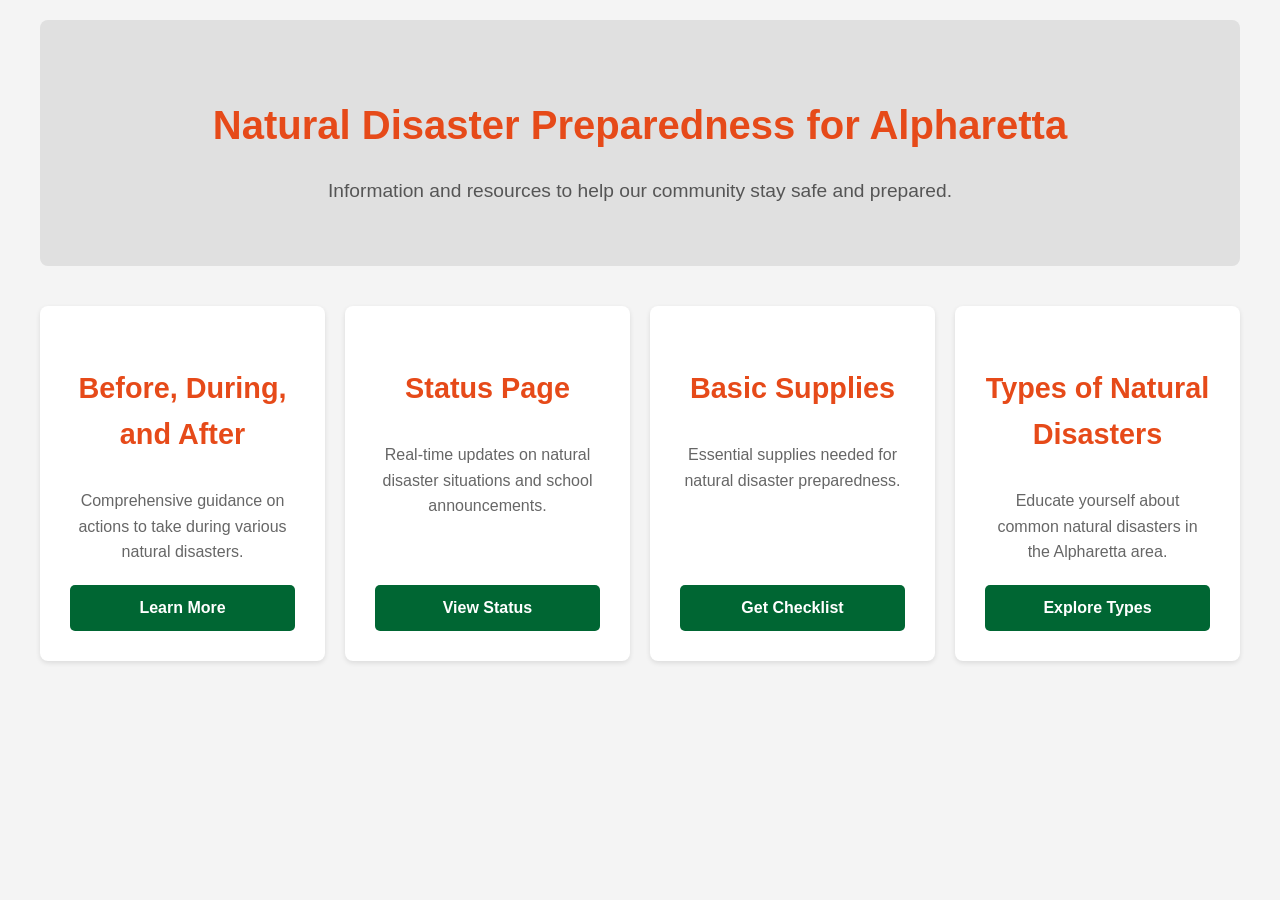
<file: index.html>
<!DOCTYPE html>
<html lang="en">
<head>
    <meta charset="UTF-8">
    <meta name="viewport" content="width=device-width, initial-scale=1.0">
    <title>Innovation Academy - Natural Disasters</title>
    <link rel="stylesheet" href="css/style.css">
</head>
<body>

    <main>
        <section id="hero">
            <h2>Natural Disaster Preparedness for Alpharetta</h2>
            <p>Information and resources to help our community stay safe and prepared.</p>
        </section>

        <section id="pages-overview">
            <div class="page-card">
                <h3>Before, During, and After</h3>
                <p>Comprehensive guidance on actions to take during various natural disasters.</p>
                <a href="before-during-after.html" class="button-green">Learn More</a>
            </div>
            <div class="page-card">
                <h3>Status Page</h3>
                <p>Real-time updates on natural disaster situations and school announcements.</p>
                <a href="status.html" class="button-green">View Status</a>
            </div>
            <div class="page-card">
                <h3>Basic Supplies</h3>
                <p>Essential supplies needed for natural disaster preparedness.</p>
                <a href="supplies.html" class="button-green">Get Checklist</a>
            </div>
            <div class="page-card">
                <h3>Types of Natural Disasters</h3>
                <p>Educate yourself about common natural disasters in the Alpharetta area.</p>
                <a href="types.html" class="button-green">Explore Types</a>
            </div>
        </section>
    </main>

    <script src="js/script.js"></script>
</body>
</html>
</file>
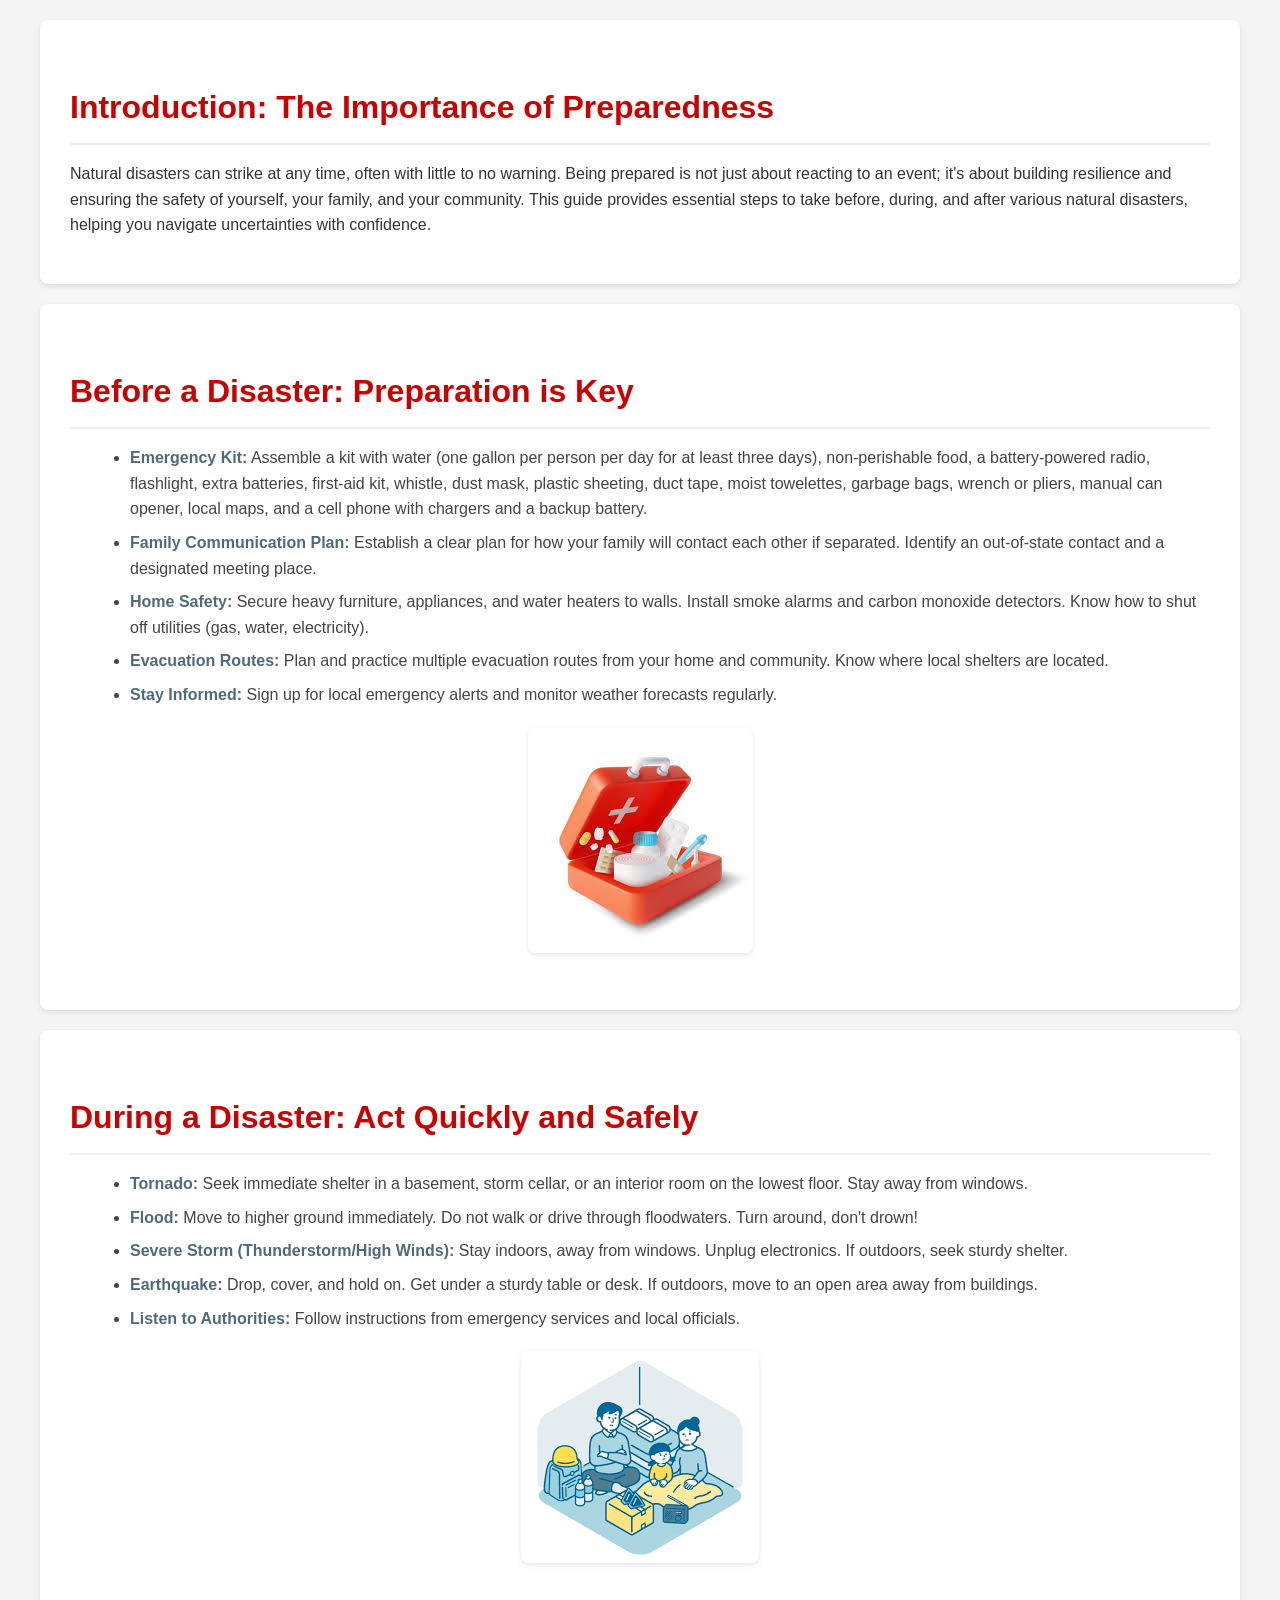
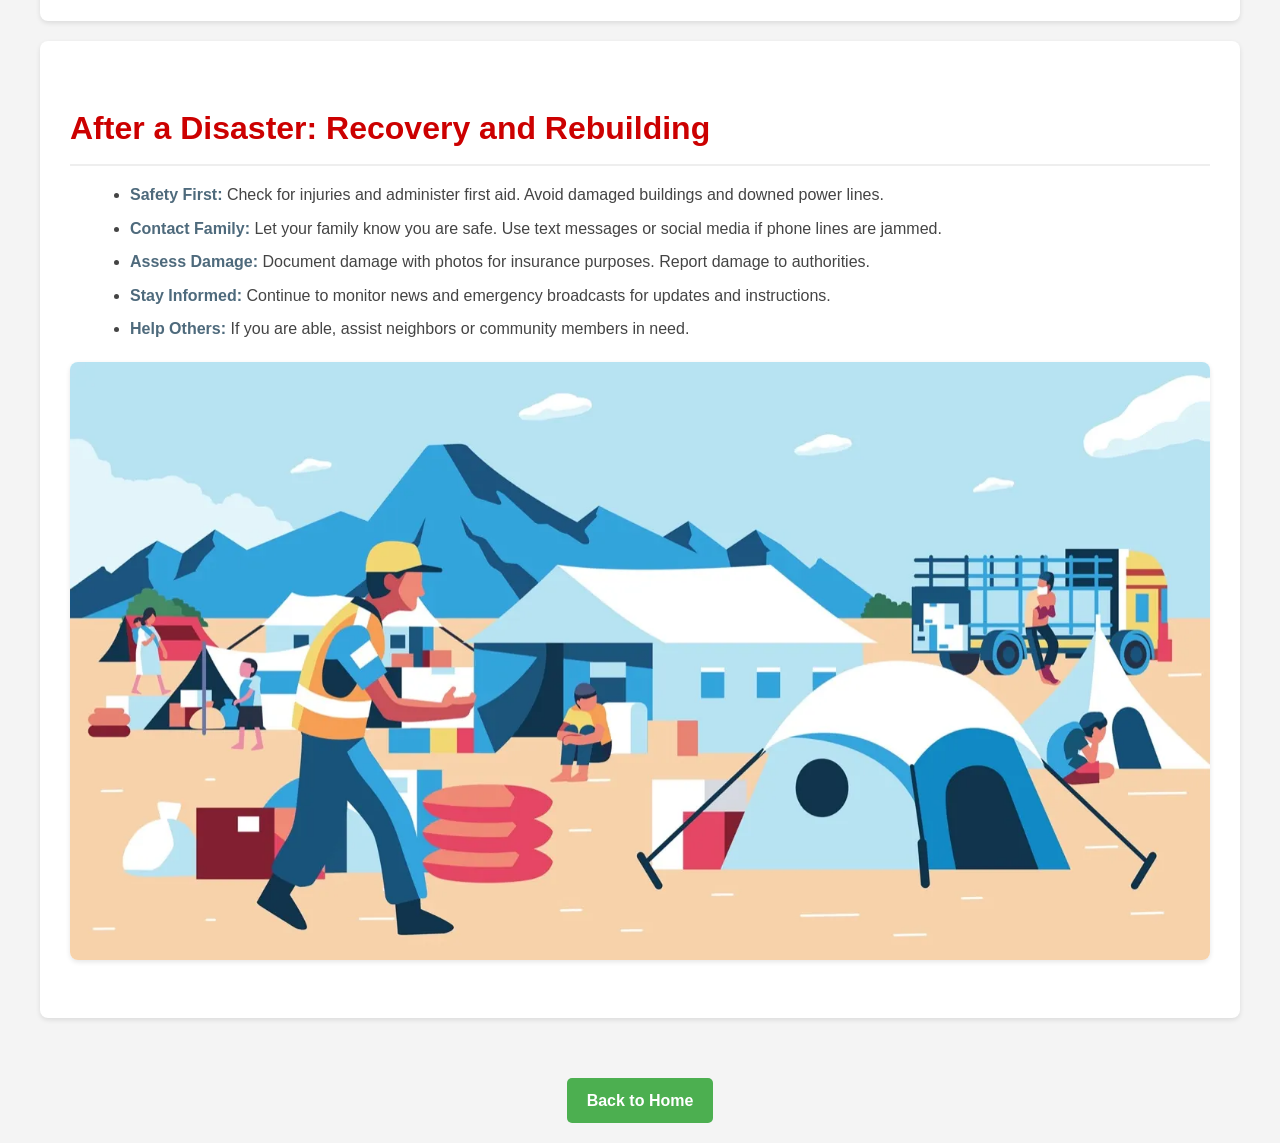
<file: before-during-after.html>
<!DOCTYPE html>
<html lang="en">
<head>
    <meta charset="UTF-8">
    <meta name="viewport" content="width=device-width, initial-scale=1.0">
    <title>Before, During, and After Natural Disasters</title>
    <link rel="stylesheet" href="css/style.css">
</head>
<body>

    <main>
        <section id="introduction" class="content-section">
            <h3>Introduction: The Importance of Preparedness</h3>
            <p>Natural disasters can strike at any time, often with little to no warning. Being prepared is not just about reacting to an event; it's about building resilience and ensuring the safety of yourself, your family, and your community. This guide provides essential steps to take before, during, and after various natural disasters, helping you navigate uncertainties with confidence.</p>
        </section>

        <section id="before-disaster" class="content-section">
            <h3>Before a Disaster: Preparation is Key</h3>
            <ul>
                <li><span class="list-label">Emergency Kit:</span> Assemble a kit with water (one gallon per person per day for at least three days), non-perishable food, a battery-powered radio, flashlight, extra batteries, first-aid kit, whistle, dust mask, plastic sheeting, duct tape, moist towelettes, garbage bags, wrench or pliers, manual can opener, local maps, and a cell phone with chargers and a backup battery.</li>
                <li><span class="list-label">Family Communication Plan:</span> Establish a clear plan for how your family will contact each other if separated. Identify an out-of-state contact and a designated meeting place.</li>
                <li><span class="list-label">Home Safety:</span> Secure heavy furniture, appliances, and water heaters to walls. Install smoke alarms and carbon monoxide detectors. Know how to shut off utilities (gas, water, electricity).</li>
                <li><span class="list-label">Evacuation Routes:</span> Plan and practice multiple evacuation routes from your home and community. Know where local shelters are located.</li>
                <li><span class="list-label">Stay Informed:</span> Sign up for local emergency alerts and monitor weather forecasts regularly.</li>
            </ul>
            <div class="image-container">
                <img src="images/emergency kit.jpeg" alt="Emergency Kit" class="content-image">
            </div>
        </section>

        <section id="during-disaster" class="content-section">
            <h3>During a Disaster: Act Quickly and Safely</h3>
            <ul>
                <li><span class="list-label">Tornado:</span> Seek immediate shelter in a basement, storm cellar, or an interior room on the lowest floor. Stay away from windows.</li>
                <li><span class="list-label">Flood:</span> Move to higher ground immediately. Do not walk or drive through floodwaters. Turn around, don't drown!</li>
                <li><span class="list-label">Severe Storm (Thunderstorm/High Winds):</span> Stay indoors, away from windows. Unplug electronics. If outdoors, seek sturdy shelter.</li>
                <li><span class="list-label">Earthquake:</span> Drop, cover, and hold on. Get under a sturdy table or desk. If outdoors, move to an open area away from buildings.</li>
                <li><span class="list-label">Listen to Authorities:</span> Follow instructions from emergency services and local officials.</li>
            </ul>
            <div class="image-container">
                <img src="images/seeking shelter.png" alt="Seeking Shelter" class="content-image">
            </div>
        </section>

        <section id="after-disaster" class="content-section">
            <h3>After a Disaster: Recovery and Rebuilding</h3>
            <ul>
                <li><span class="list-label">Safety First:</span> Check for injuries and administer first aid. Avoid damaged buildings and downed power lines.</li>
                <li><span class="list-label">Contact Family:</span> Let your family know you are safe. Use text messages or social media if phone lines are jammed.</li>
                <li><span class="list-label">Assess Damage:</span> Document damage with photos for insurance purposes. Report damage to authorities.</li>
                <li><span class="list-label">Stay Informed:</span> Continue to monitor news and emergency broadcasts for updates and instructions.</li>
                <li><span class="list-label">Help Others:</span> If you are able, assist neighbors or community members in need.</li>
            </ul>
            <div class="image-container">
                <img src="images/disaster recovery.webp" alt="Disaster Recovery" class="content-image">
            </div>
        </section>
    </main>

    <script src="js/script.js"></script>
    <div class="home-button-container">
        <a href="https://ubiquitous-space-system-wv7rp56xjx6cv45x-8000.app.github.dev/" class="home-button">Back to Home</a>
    </div>
</body>
</html>
</file>
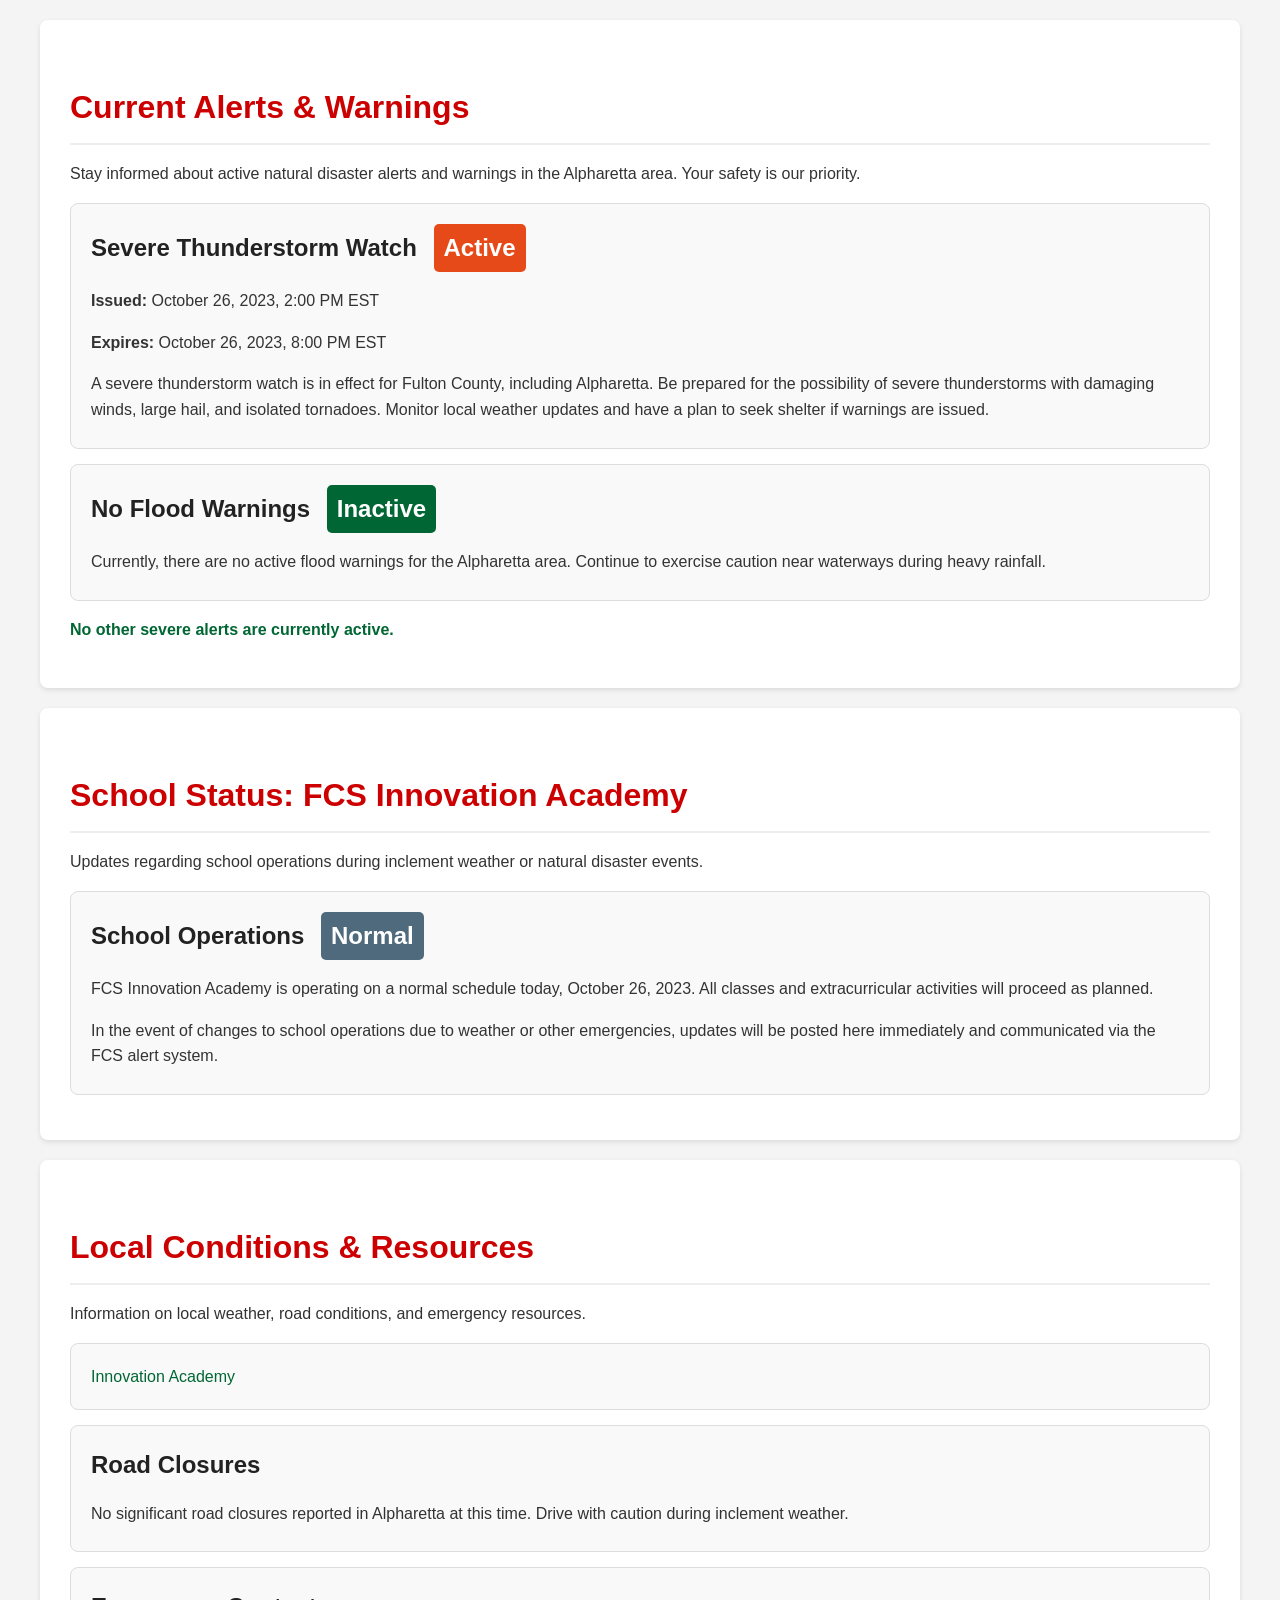
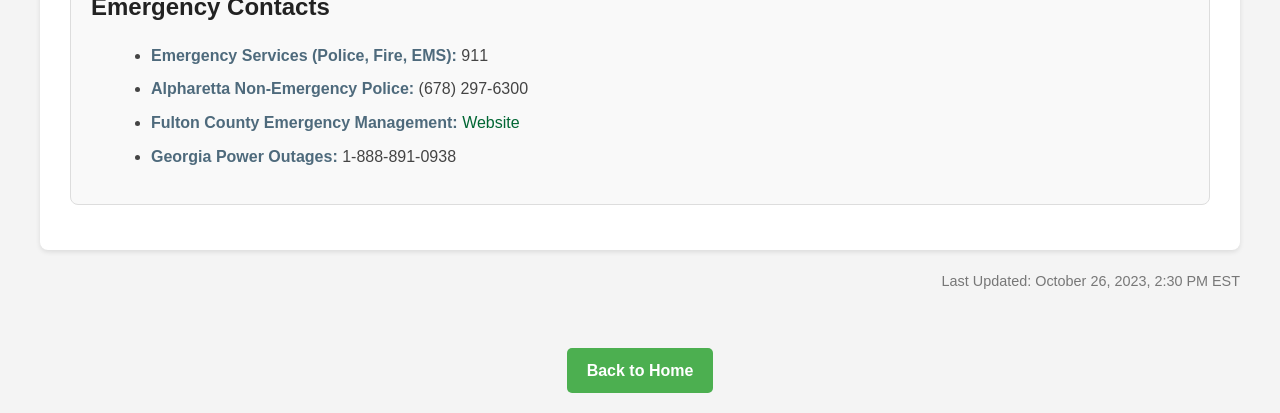
<file: status.html>
<!DOCTYPE html>
<html lang="en">
<head>
    <meta charset="UTF-8">
    <meta name="viewport" content="width=device-width, initial-scale=1.0">
    <title>Status Page - Natural Disasters</title>
    <link rel="stylesheet" href="css/style.css">
</head>
<body>

    <main>
        <section id="current-alerts" class="content-section">
            <h3>Current Alerts & Warnings</h3>
            <p>Stay informed about active natural disaster alerts and warnings in the Alpharetta area. Your safety is our priority.</p>

            <div class="status-item">
                <h4>Severe Thunderstorm Watch <span class="status-indicator warning">Active</span></h4>
                <p><strong>Issued:</strong> October 26, 2023, 2:00 PM EST</p>
                <p><strong>Expires:</strong> October 26, 2023, 8:00 PM EST</p>
                <p>A severe thunderstorm watch is in effect for Fulton County, including Alpharetta. Be prepared for the possibility of severe thunderstorms with damaging winds, large hail, and isolated tornadoes. Monitor local weather updates and have a plan to seek shelter if warnings are issued.</p>
            </div>

            <div class="status-item">
                <h4>No Flood Warnings <span class="status-indicator success">Inactive</span></h4>
                <p>Currently, there are no active flood warnings for the Alpharetta area. Continue to exercise caution near waterways during heavy rainfall.</p>
            </div>

            <p class="no-alerts">No other severe alerts are currently active.</p>
        </section>

        <section id="school-status" class="content-section">
            <h3>School Status: FCS Innovation Academy</h3>
            <p>Updates regarding school operations during inclement weather or natural disaster events.</p>

            <div class="status-item">
                <h4>School Operations <span class="status-indicator info">Normal</span></h4>
                <p>FCS Innovation Academy is operating on a normal schedule today, October 26, 2023. All classes and extracurricular activities will proceed as planned.</p>
                <p>In the event of changes to school operations due to weather or other emergencies, updates will be posted here immediately and communicated via the FCS alert system.</p>
            </div>
        </section>

        <section id="local-conditions" class="content-section">
            <h3>Local Conditions & Resources</h3>
            <p>Information on local weather, road conditions, and emergency resources.</p>

            <div class="status-item">

                <a class="weatherwidget-io" href="https://forecast7.com/en/34d08n84d29/alpharetta/?unit=us" data-label_1="Innovation Academy" data-theme="original" >Innovation Academy</a>
                <script>
                    !function(d,s,id){var js,fjs=d.getElementsByTagName(s)[0];if(!d.getElementById(id)){js=d.createElement(s);js.id=id;js.src='https://weatherwidget.io/js/widget.min.js';fjs.parentNode.insertBefore(js,fjs);}}(document,'script','weatherwidget-io-js');
                </script>
            </div>

            <div class="status-item">
                <h4>Road Closures</h4>
                <p>No significant road closures reported in Alpharetta at this time. Drive with caution during inclement weather.</p>
            </div>

            <div class="status-item">
                <h4>Emergency Contacts</h4>
                <ul>
                    <li><span class="list-label">Emergency Services (Police, Fire, EMS):</span> 911</li>
                    <li><span class="list-label">Alpharetta Non-Emergency Police:</span> (678) 297-6300</li>
                    <li><span class="list-label">Fulton County Emergency Management:</span> <a href="#">Website</a></li>
                    <li><span class="list-label">Georgia Power Outages:</span> 1-888-891-0938</li>
                </ul>
            </div>
        </section>

        <p class="last-updated">Last Updated: October 26, 2023, 2:30 PM EST</p>
    </main>

    <script src="js/script.js"></script>
    <div class="home-button-container">
        <a href="https://ubiquitous-space-system-wv7rp56xjx6cv45x-8000.app.github.dev/" class="home-button">Back to Home</a>
    </div>
</body>
</html>
</file>
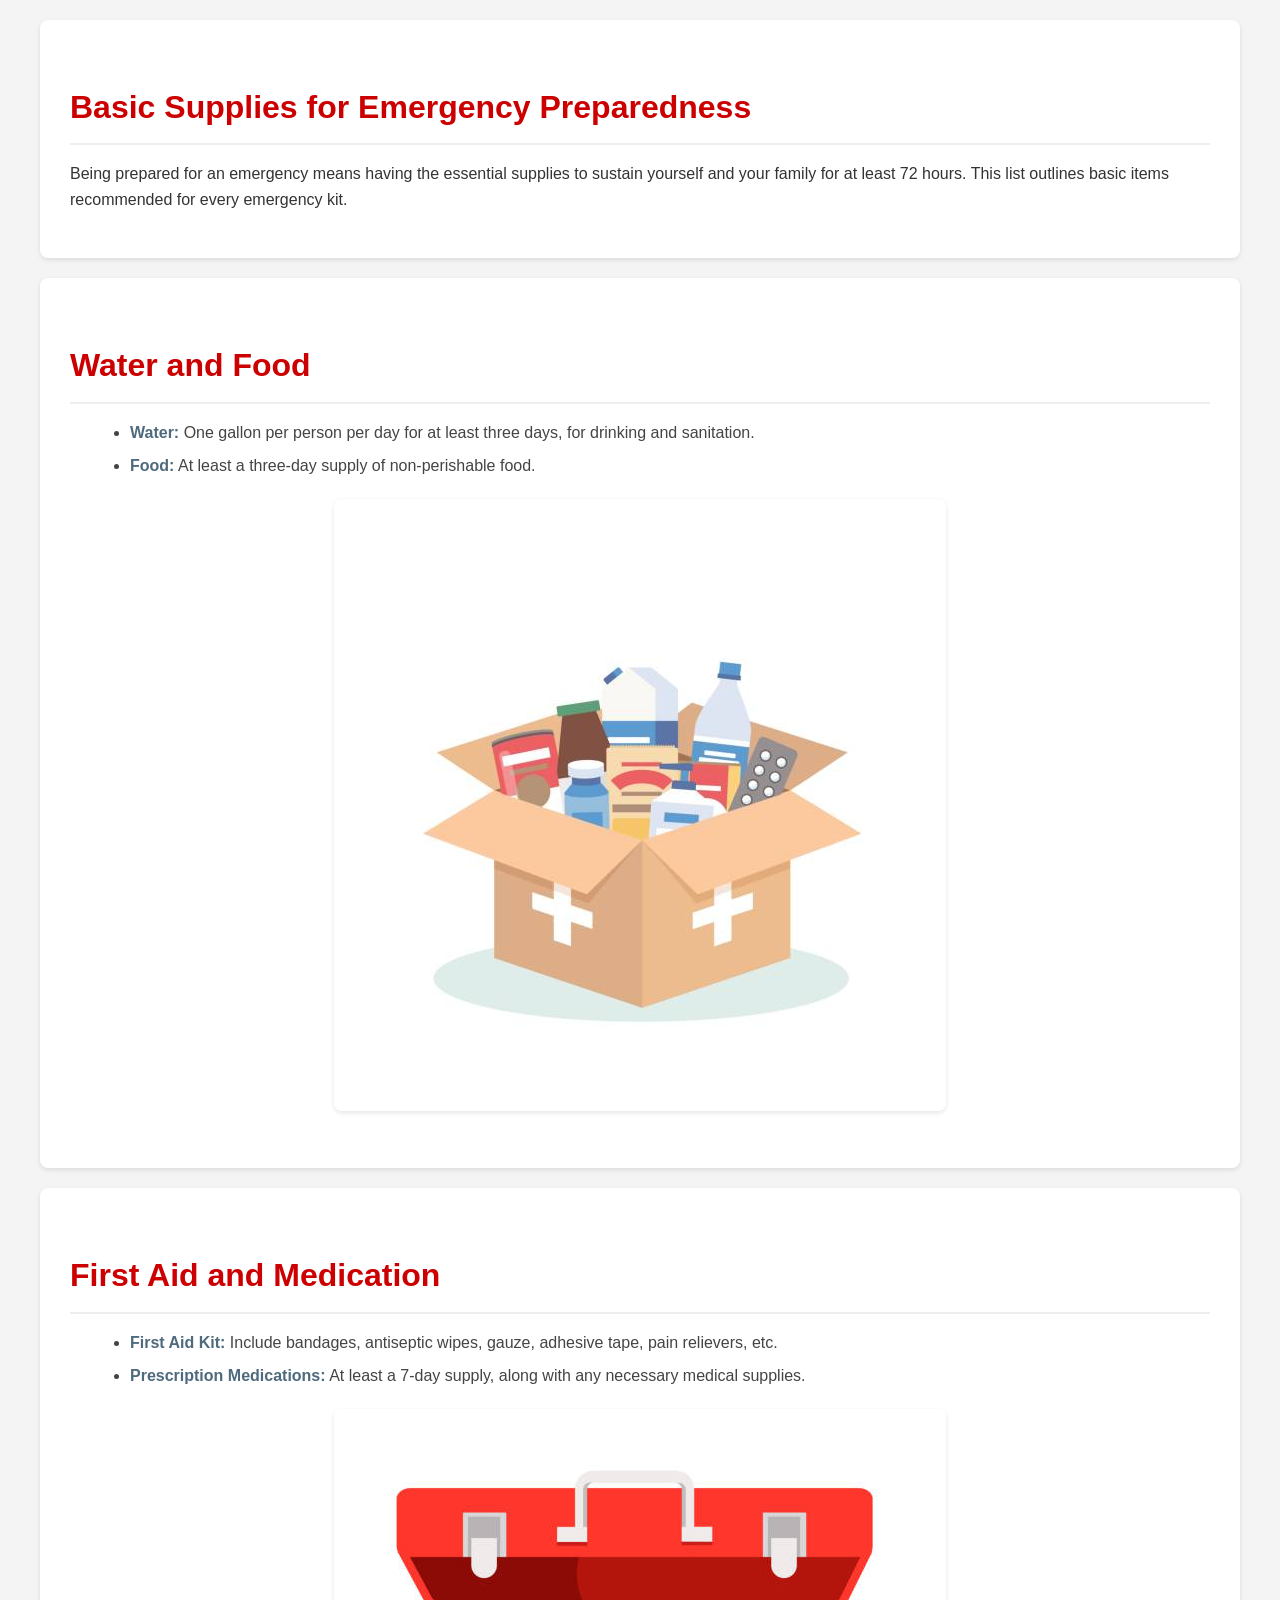
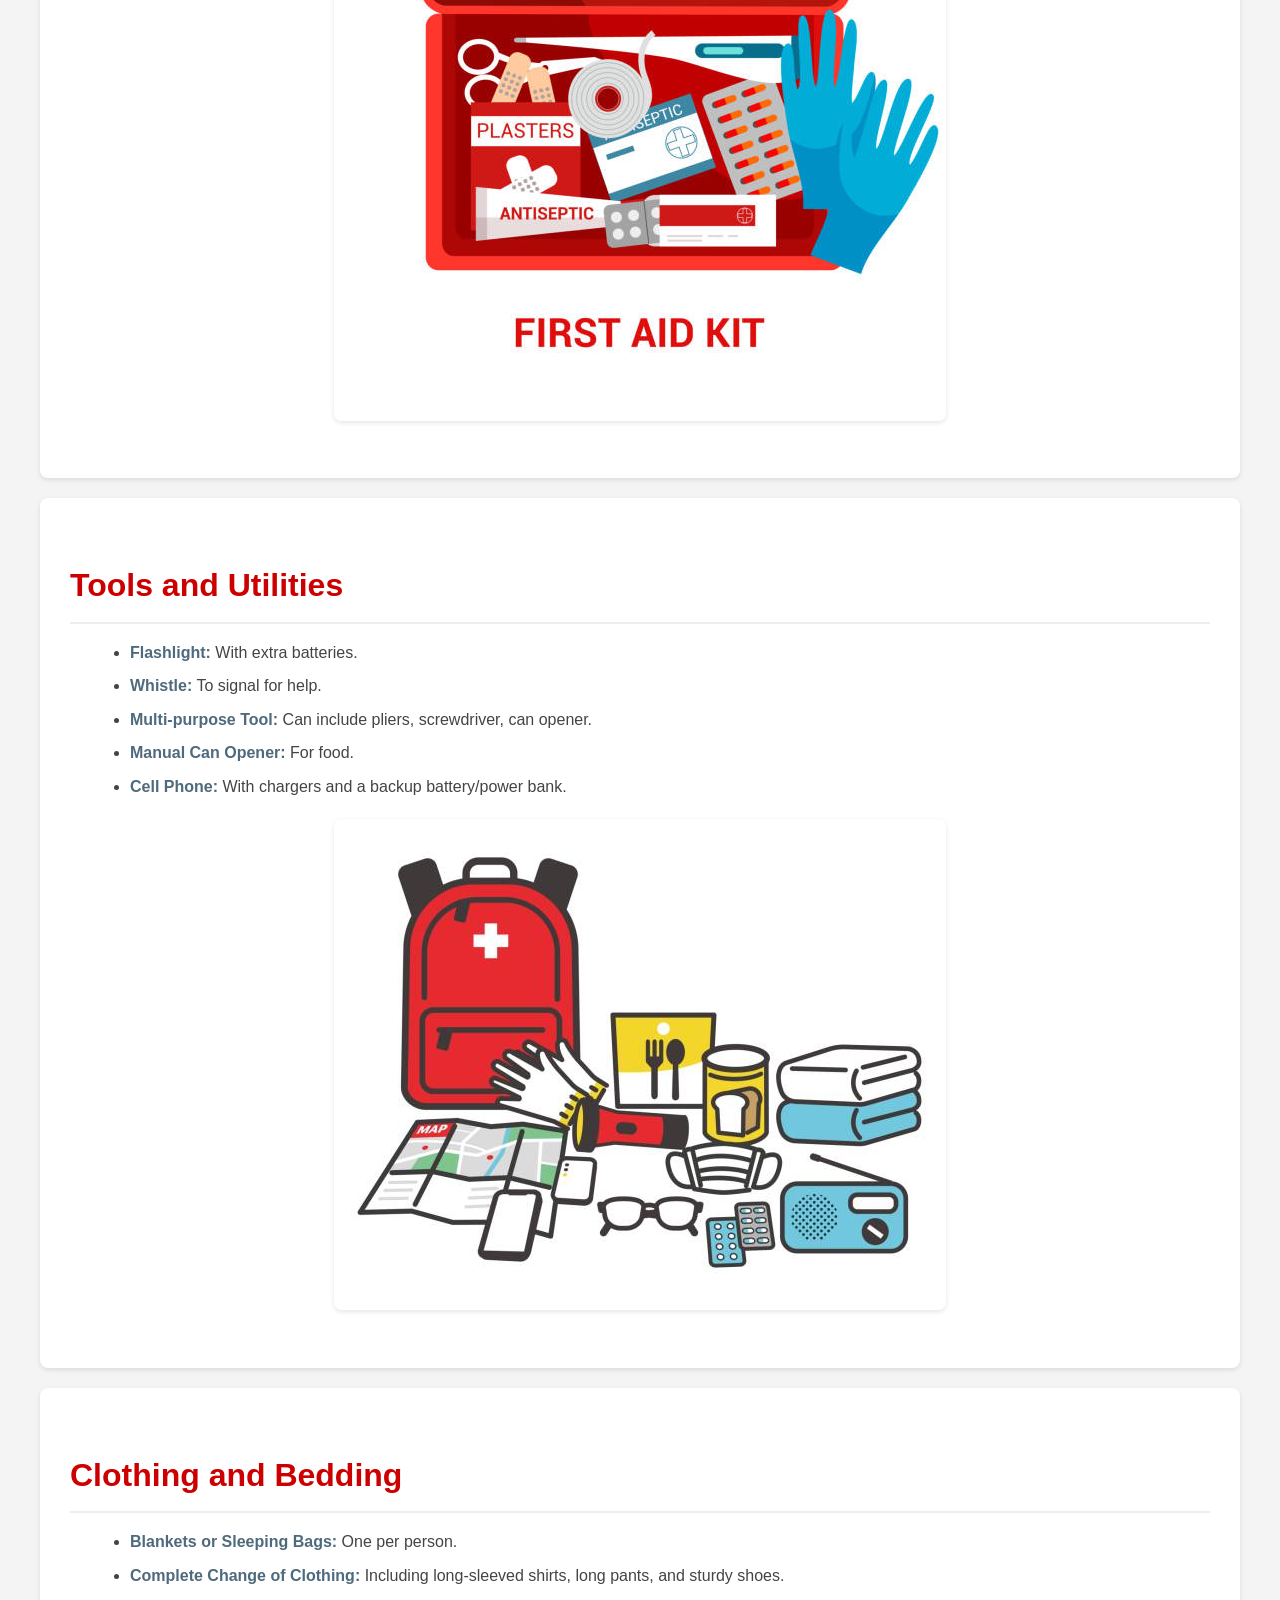
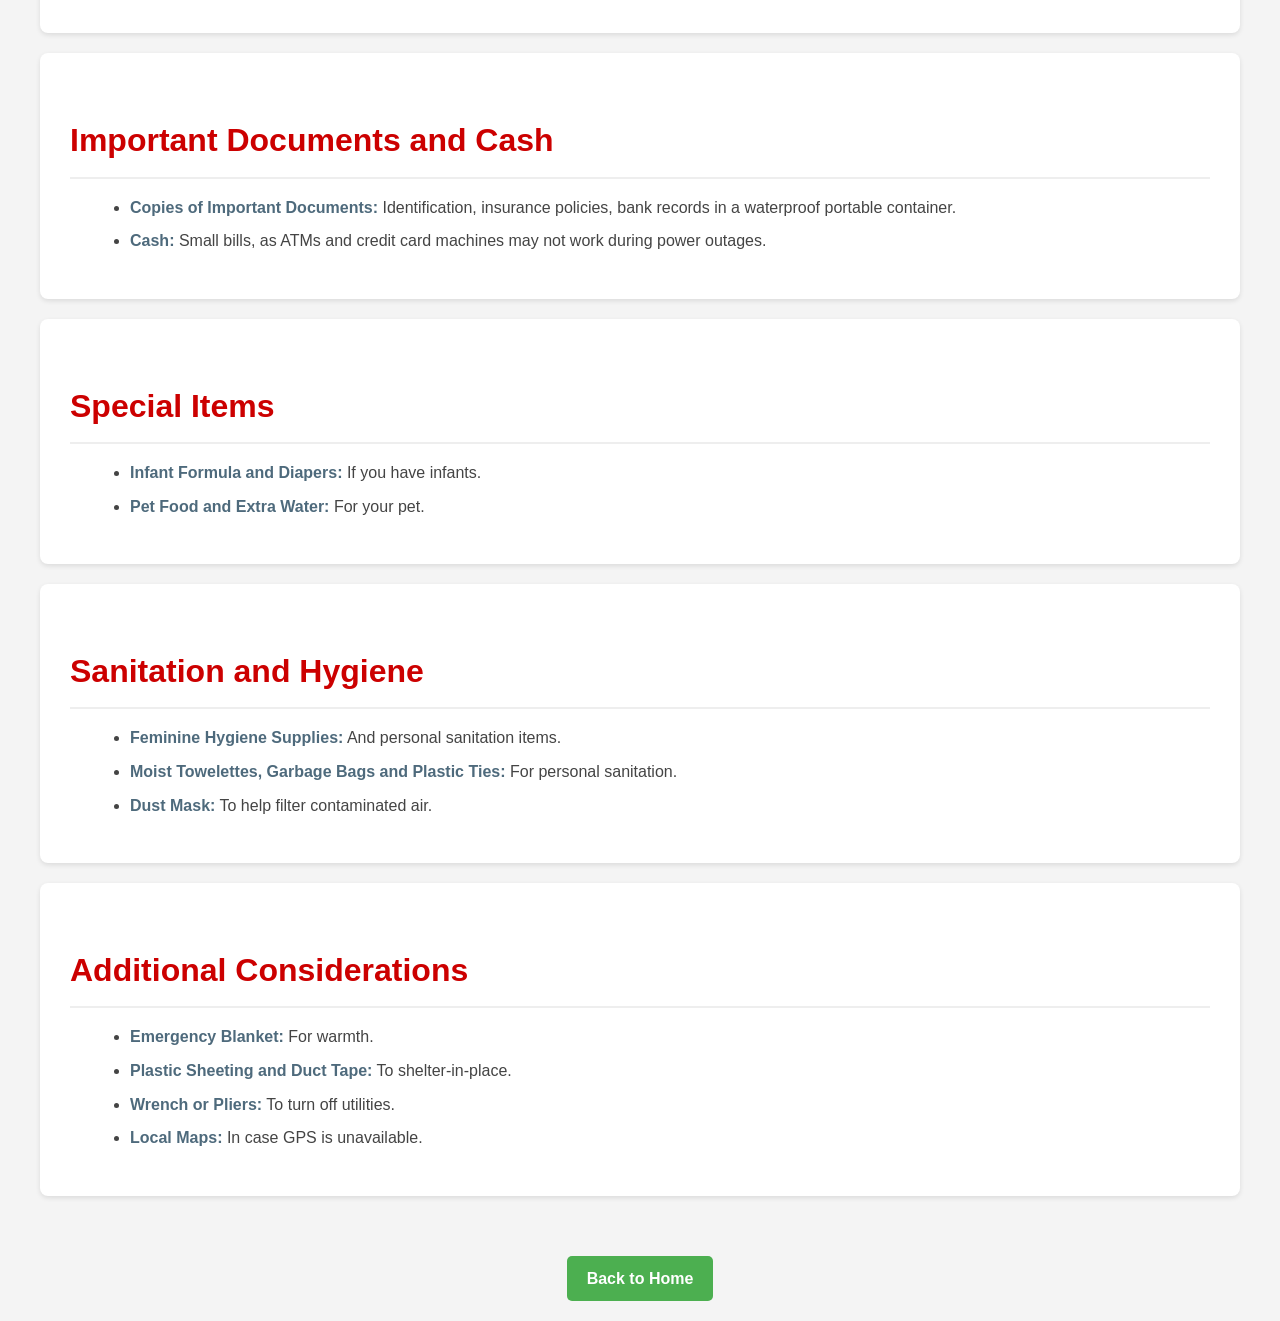
<file: supplies.html>
<!DOCTYPE html>
<html lang="en">
<head>
    <meta charset="UTF-8">
    <meta name="viewport" content="width=device-width, initial-scale=1.0">
    <title>Basic Supplies for Natural Disasters</title>
    <link rel="stylesheet" href="css/style.css">
</head>
<body>

    <main>
        <section id="introduction" class="content-section">
            <h3>Basic Supplies for Emergency Preparedness</h3>
            <p>Being prepared for an emergency means having the essential supplies to sustain yourself and your family for at least 72 hours. This list outlines basic items recommended for every emergency kit.</p>
        </section>

        <section id="water-food" class="content-section">
            <h3>Water and Food</h3>
            <ul>
                <li><span class="list-label">Water:</span> One gallon per person per day for at least three days, for drinking and sanitation.</li>
                <li><span class="list-label">Food:</span> At least a three-day supply of non-perishable food.</li>
            </ul>
            <div class="image-container">
                <img src="images/food and water supplies.jpg" alt="Food and Water Supplies" class="content-image">
            </div>
        </section>

        <section id="first-aid-medication" class="content-section">
            <h3>First Aid and Medication</h3>
            <ul>
                <li><span class="list-label">First Aid Kit:</span> Include bandages, antiseptic wipes, gauze, adhesive tape, pain relievers, etc.</li>
                <li><span class="list-label">Prescription Medications:</span> At least a 7-day supply, along with any necessary medical supplies.</li>
            </ul>
            <div class="image-container">
                <img src="images/first aid and medication.jpg" alt="First Aid Kit" class="content-image">
            </div>
        </section>

        <section id="tools-utilities" class="content-section">
            <h3>Tools and Utilities</h3>
            <ul>
                <li><span class="list-label">Flashlight:</span> With extra batteries.</li>
                <li><span class="list-label">Whistle:</span> To signal for help.</li>
                <li><span class="list-label">Multi-purpose Tool:</span> Can include pliers, screwdriver, can opener.</li>
                <li><span class="list-label">Manual Can Opener:</span> For food.</li>
                <li><span class="list-label">Cell Phone:</span> With chargers and a backup battery/power bank.</li>
            </ul>
            <div class="image-container">
                <img src="images/disaster utilities.jpg" alt="Tools and Utilities" class="content-image">
            </div>
        </section>

        <section id="clothing-bedding" class="content-section">
            <h3>Clothing and Bedding</h3>
            <ul>
                <li><span class="list-label">Blankets or Sleeping Bags:</span> One per person.</li>
                <li><span class="list-label">Complete Change of Clothing:</span> Including long-sleeved shirts, long pants, and sturdy shoes.</li>
            </ul>
        </section>

        <section id="documents-cash" class="content-section">
            <h3>Important Documents and Cash</h3>
            <ul>
                <li><span class="list-label">Copies of Important Documents:</span> Identification, insurance policies, bank records in a waterproof portable container.</li>
                <li><span class="list-label">Cash:</span> Small bills, as ATMs and credit card machines may not work during power outages.</li>
            </ul>
        </section>

        <section id="special-items" class="content-section">
            <h3>Special Items</h3>
            <ul>
                <li><span class="list-label">Infant Formula and Diapers:</span> If you have infants.</li>
                <li><span class="list-label">Pet Food and Extra Water:</span> For your pet.</li>
            </ul>
        </section>

        <section id="sanitation-hygiene" class="content-section">
            <h3>Sanitation and Hygiene</h3>
            <ul>
                <li><span class="list-label">Feminine Hygiene Supplies:</span> And personal sanitation items.</li>
                <li><span class="list-label">Moist Towelettes, Garbage Bags and Plastic Ties:</span> For personal sanitation.</li>
                <li><span class="list-label">Dust Mask:</span> To help filter contaminated air.</li>
            </ul>
        </section>

        <section id="additional-considerations" class="content-section">
            <h3>Additional Considerations</h3>
            <ul>
                <li><span class="list-label">Emergency Blanket:</span> For warmth.</li>
                <li><span class="list-label">Plastic Sheeting and Duct Tape:</span> To shelter-in-place.</li>
                <li><span class="list-label">Wrench or Pliers:</span> To turn off utilities.</li>
                <li><span class="list-label">Local Maps:</span> In case GPS is unavailable.</li>
            </ul>
        </section>
    </main>

    <script src="js/script.js"></script>

    <div class="home-button-container">
        <a href="https://ubiquitous-space-system-wv7rp56xjx6cv45x-8000.app.github.dev/" class="home-button">Back to Home</a>
    </div>

</body>
</html>
</file>
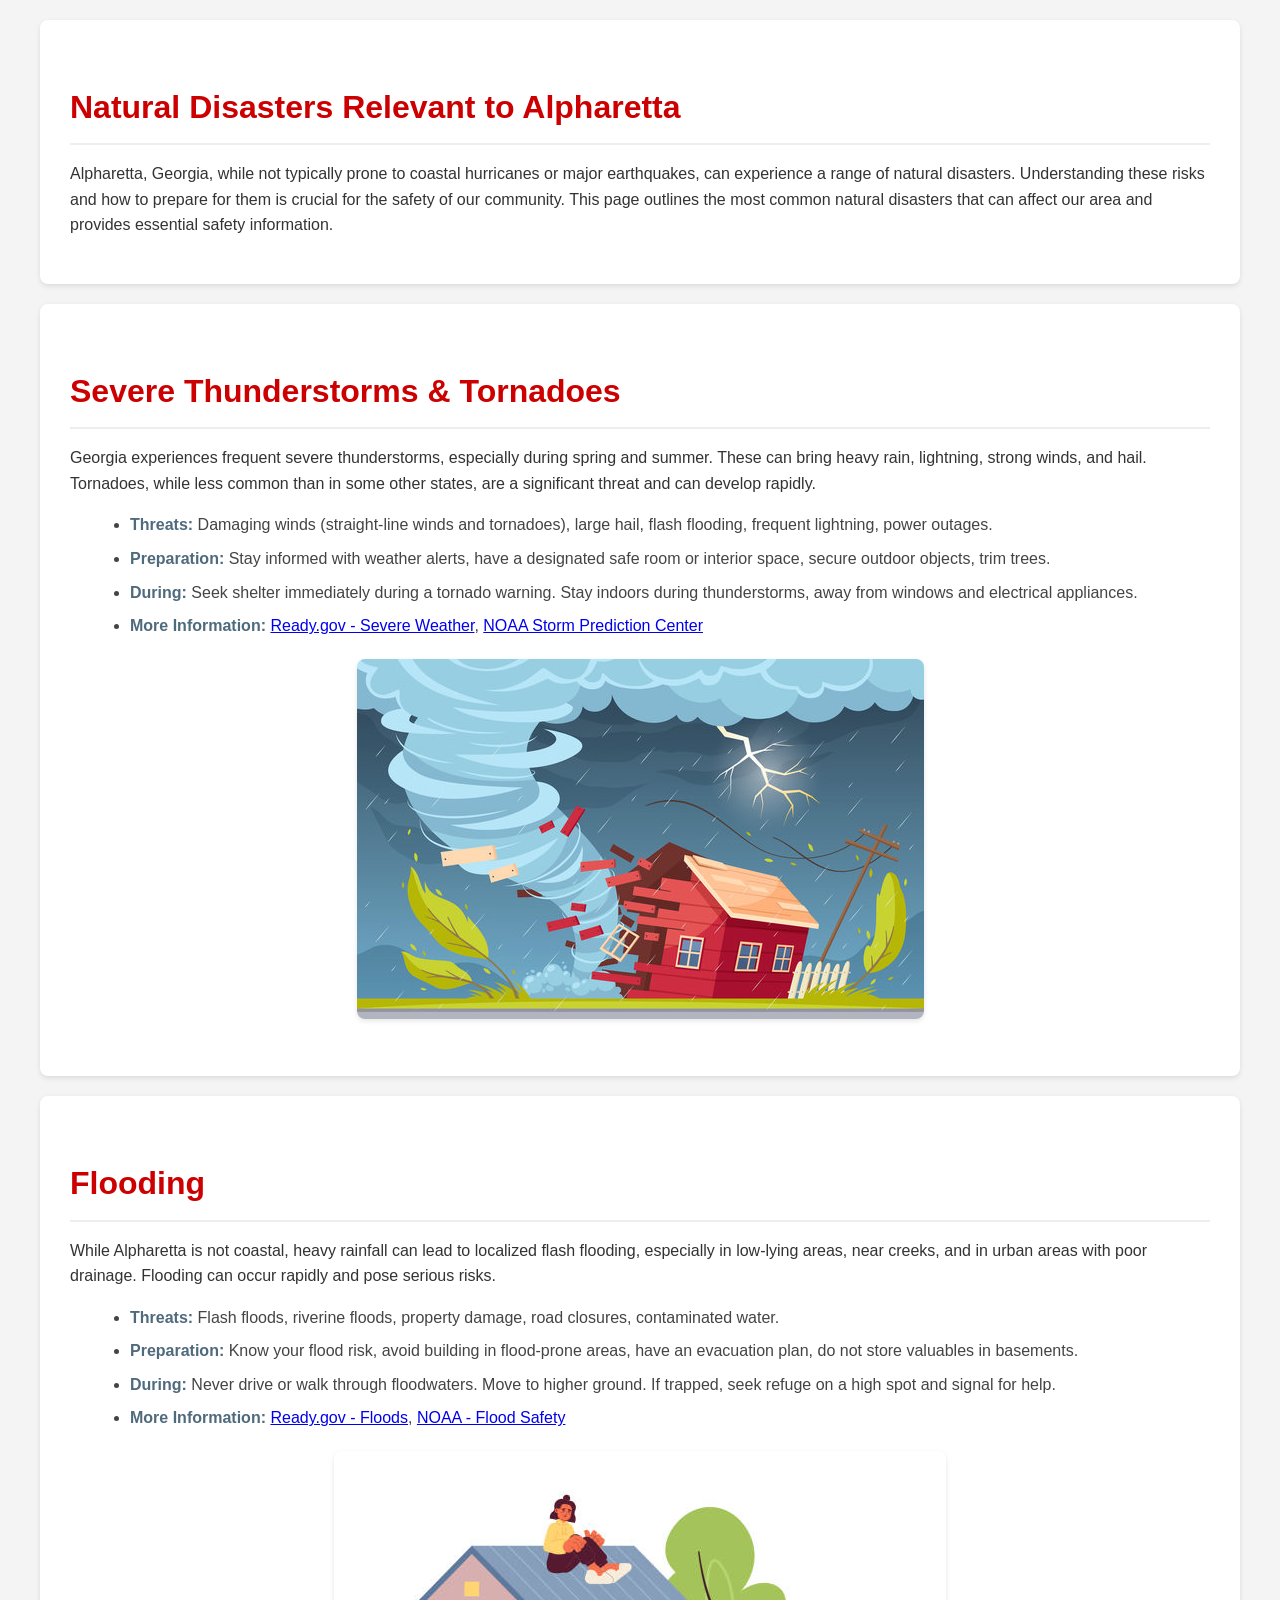
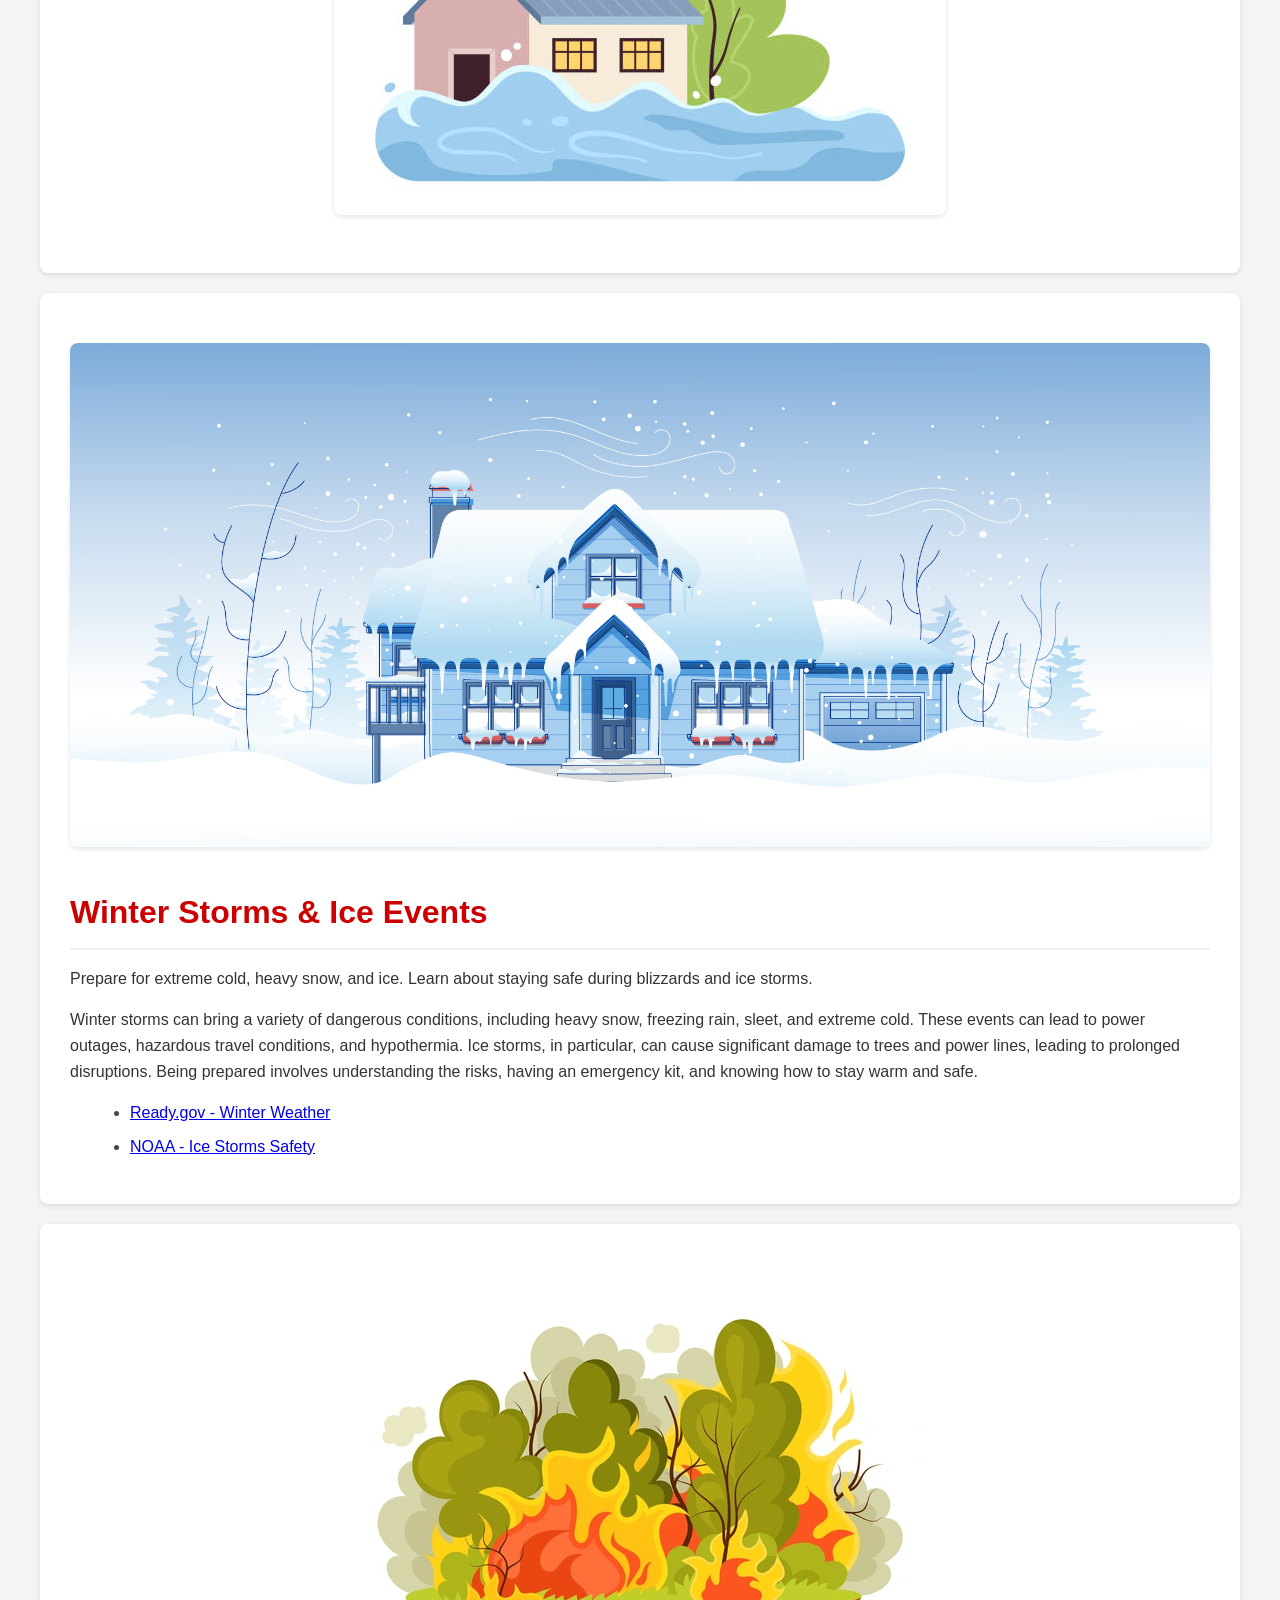
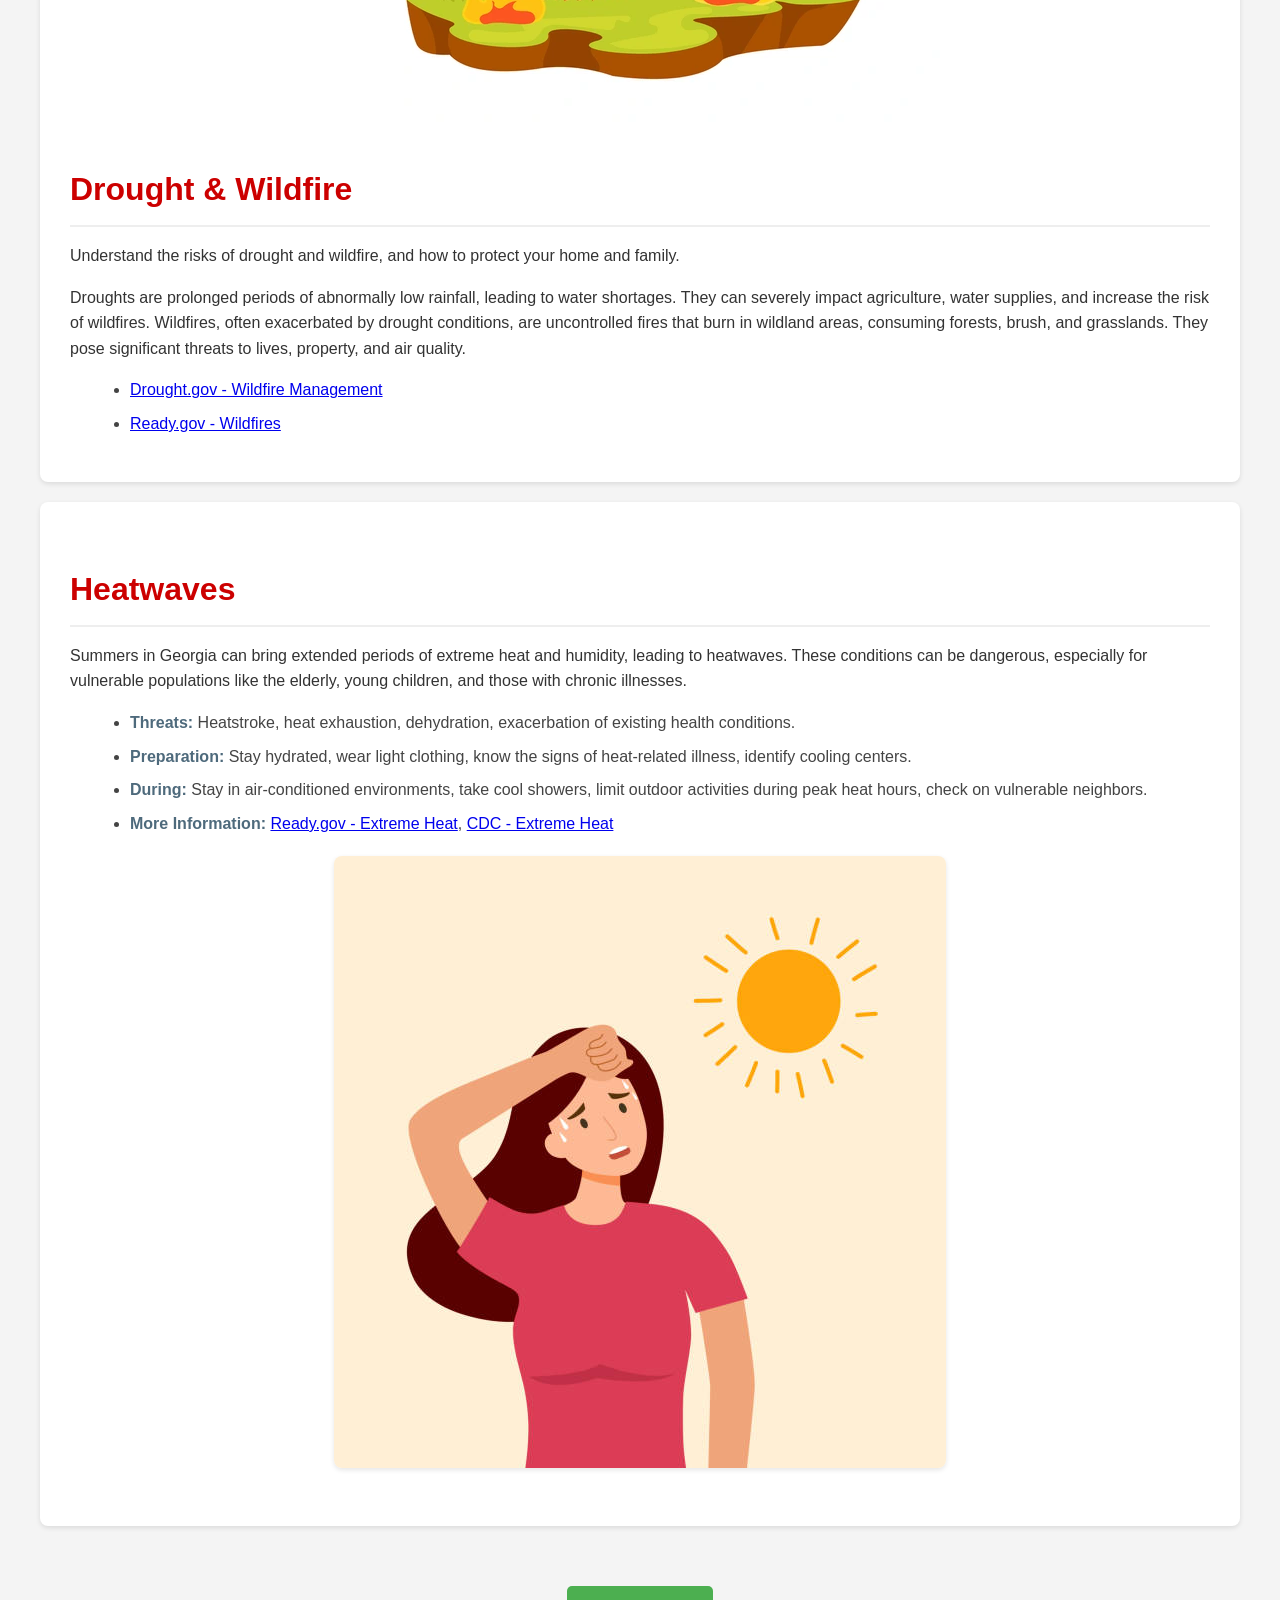
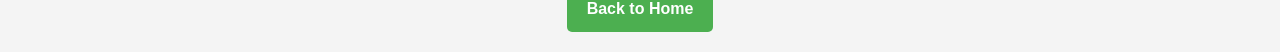
<file: types.html>
<!DOCTYPE html>
<html lang="en">
<head>
    <meta charset="UTF-8">
    <meta name="viewport" content="width=device-width, initial-scale=1.0">
    <title>Types of Natural Disasters</title>
    <link rel="stylesheet" href="css/style.css">
</head>
<body>

    <main>
        <section id="introduction" class="content-section">
            <h3>Natural Disasters Relevant to Alpharetta</h3>
            <p>Alpharetta, Georgia, while not typically prone to coastal hurricanes or major earthquakes, can experience a range of natural disasters. Understanding these risks and how to prepare for them is crucial for the safety of our community. This page outlines the most common natural disasters that can affect our area and provides essential safety information.</p>
        </section>

        <section id="thunderstorms-tornadoes" class="content-section">
            <h3>Severe Thunderstorms & Tornadoes</h3>
            <p>Georgia experiences frequent severe thunderstorms, especially during spring and summer. These can bring heavy rain, lightning, strong winds, and hail. Tornadoes, while less common than in some other states, are a significant threat and can develop rapidly.</p>
            <ul>
                <li><span class="list-label">Threats:</span> Damaging winds (straight-line winds and tornadoes), large hail, flash flooding, frequent lightning, power outages.</li>
                <li><span class="list-label">Preparation:</span> Stay informed with weather alerts, have a designated safe room or interior space, secure outdoor objects, trim trees.</li>
                <li><span class="list-label">During:</span> Seek shelter immediately during a tornado warning. Stay indoors during thunderstorms, away from windows and electrical appliances.</li>
                <li><span class="list-label">More Information:</span> <a href="https://www.ready.gov/severe-weather" target="_blank">Ready.gov - Severe Weather</a>, <a href="https://www.spc.noaa.gov/" target="_blank">NOAA Storm Prediction Center</a></li>
            </ul>
            <div class="image-container">
                <img src="images/thunderstrom.jpg" alt="Severe Thunderstorm and Tornado" class="content-image">
            </div>
        </section>

        <section id="flooding" class="content-section">
            <h3>Flooding</h3>
            <p>While Alpharetta is not coastal, heavy rainfall can lead to localized flash flooding, especially in low-lying areas, near creeks, and in urban areas with poor drainage. Flooding can occur rapidly and pose serious risks.</p>
            <ul>
                <li><span class="list-label">Threats:</span> Flash floods, riverine floods, property damage, road closures, contaminated water.</li>
                <li><span class="list-label">Preparation:</span> Know your flood risk, avoid building in flood-prone areas, have an evacuation plan, do not store valuables in basements.</li>
                <li><span class="list-label">During:</span> Never drive or walk through floodwaters. Move to higher ground. If trapped, seek refuge on a high spot and signal for help.</li>
                <li><span class="list-label">More Information:</span> <a href="https://www.ready.gov/floods" target="_blank">Ready.gov - Floods</a>, <a href="https://www.weather.gov/safety/flood" target="_blank">NOAA - Flood Safety</a></li>
            </ul>
            <div class="image-container">
                <img src="images/flooding.jpg" alt="Flooding" class="content-image">
            </div>
        </section>

        <section id="winter-storms" class="content-section">
            <div class="image-container">
                <img src="images/winter storm.jpg" alt="Winter Storm" class="content-image">
            </div>
            <h3>Winter Storms & Ice Events</h3>
            <p>Prepare for extreme cold, heavy snow, and ice. Learn about staying safe during blizzards and ice storms.</p>
            <p>Winter storms can bring a variety of dangerous conditions, including heavy snow, freezing rain, sleet, and extreme cold. These events can lead to power outages, hazardous travel conditions, and hypothermia. Ice storms, in particular, can cause significant damage to trees and power lines, leading to prolonged disruptions. Being prepared involves understanding the risks, having an emergency kit, and knowing how to stay warm and safe.</p>
            <ul>
                <li><a href="https://www.ready.gov/winter-weather" target="_blank">Ready.gov - Winter Weather</a></li>
                <li><a href="https://www.weather.gov/safety/winter-ice-frost" target="_blank">NOAA - Ice Storms Safety</a></li>
            </ul>
        </section>

        <section id="drought-wildfires" class="content-section">
            <div class="image-container">
                <img src="images/wild fire.webp" alt="Drought and Wildfire">
            </div>
            <h3>Drought & Wildfire</h3>
            <p>Understand the risks of drought and wildfire, and how to protect your home and family.</p>
            <p>Droughts are prolonged periods of abnormally low rainfall, leading to water shortages. They can severely impact agriculture, water supplies, and increase the risk of wildfires. Wildfires, often exacerbated by drought conditions, are uncontrolled fires that burn in wildland areas, consuming forests, brush, and grasslands. They pose significant threats to lives, property, and air quality.</p>
            <ul>
                <li><a href="https://www.drought.gov/sectors/wildfire-management" target="_blank">Drought.gov - Wildfire Management</a></li>
                <li><a href="https://www.ready.gov/wildfires" target="_blank">Ready.gov - Wildfires</a></li>
            </ul>
        </section>

        <section id="heatwaves" class="content-section">
            <h3>Heatwaves</h3>
            <p>Summers in Georgia can bring extended periods of extreme heat and humidity, leading to heatwaves. These conditions can be dangerous, especially for vulnerable populations like the elderly, young children, and those with chronic illnesses.</p>
            <ul>
                <li><span class="list-label">Threats:</span> Heatstroke, heat exhaustion, dehydration, exacerbation of existing health conditions.</li>
                <li><span class="list-label">Preparation:</span> Stay hydrated, wear light clothing, know the signs of heat-related illness, identify cooling centers.</li>
                <li><span class="list-label">During:</span> Stay in air-conditioned environments, take cool showers, limit outdoor activities during peak heat hours, check on vulnerable neighbors.</li>
                <li><span class="list-label">More Information:</span> <a href="https://www.ready.gov/heat" target="_blank">Ready.gov - Extreme Heat</a>, <a href="https://www.cdc.gov/disasters/extremeheat/index.html" target="_blank">CDC - Extreme Heat</a></li>
            </ul>
            <div class="image-container">
                <img src="images/heatwaves.jpg" alt="Heatwave" class="content-image">
            </div>
        </section>
    </main>

    <script src="js/script.js"></script>

    <div class="home-button-container">
        <a href="https://ubiquitous-space-system-wv7rp56xjx6cv45x-8000.app.github.dev/" class="home-button">Back to Home</a>
    </div>

</body>
</html>
</file>
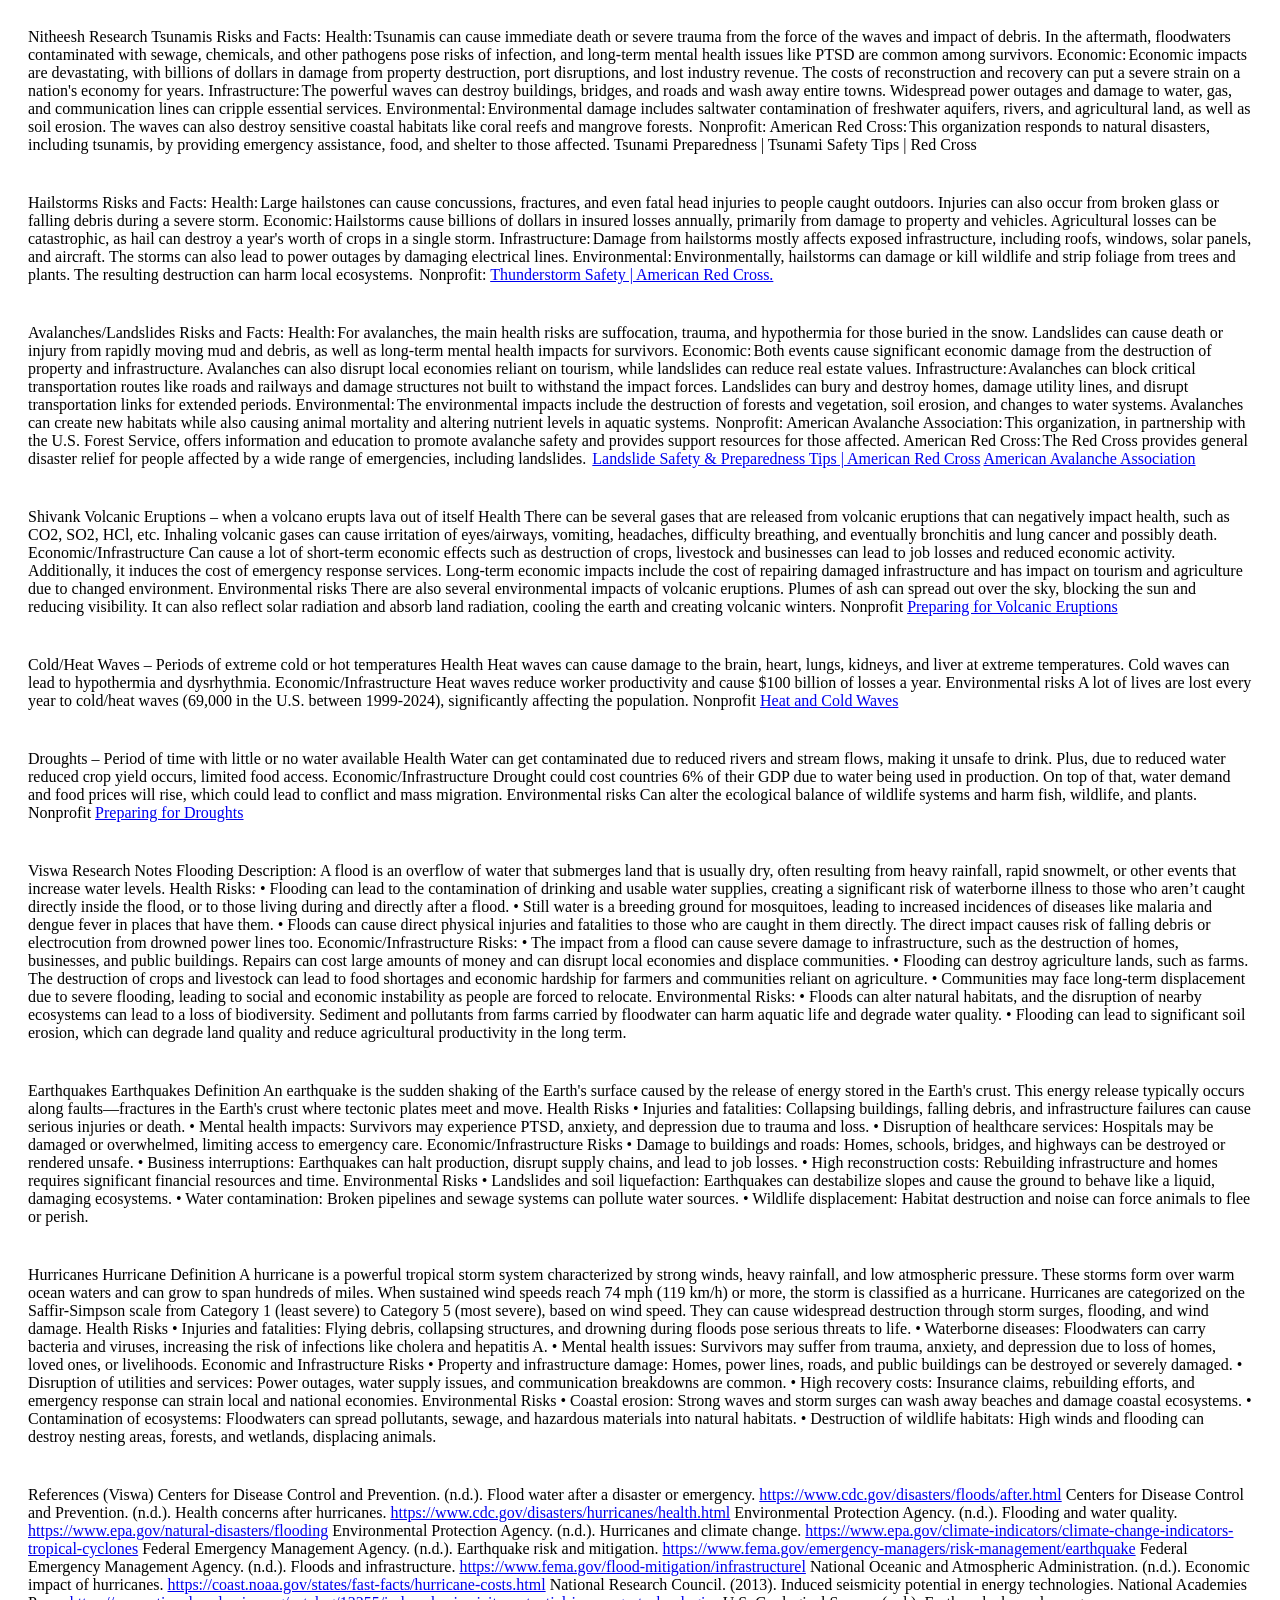
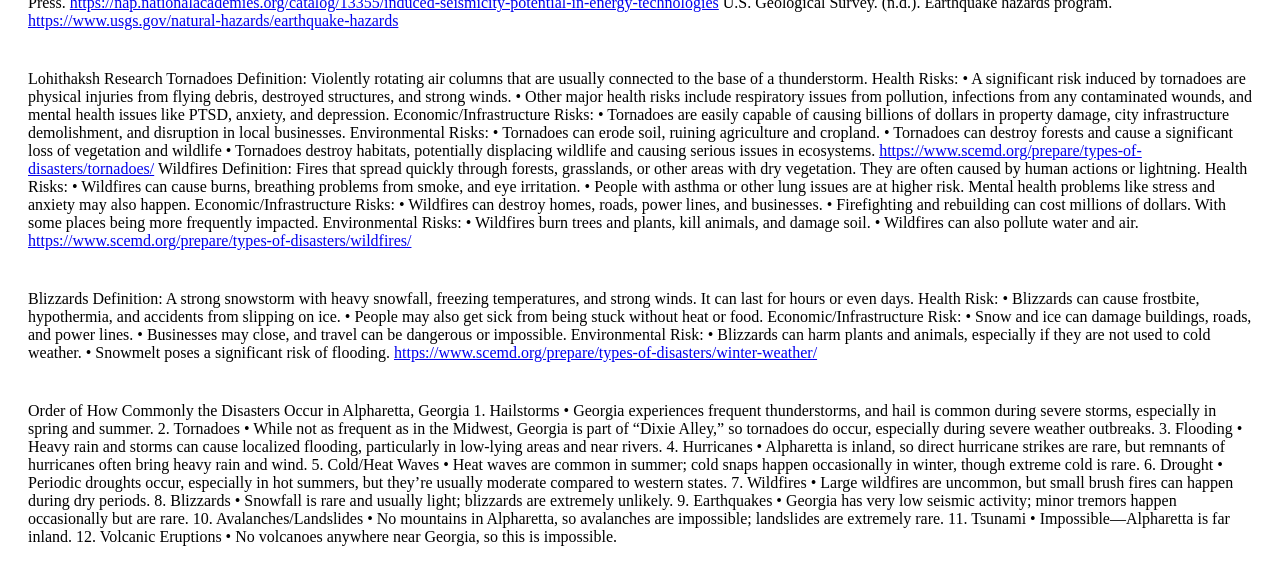
<file: uncommon-disasters.html>
<!doctype html>
<html>
    <head>
        <style>
            div {
                padding:20px;
            }
            .tsunami{
                padding:20px
            }
        </style>
    </head>
    <title>Uncommon Disasters in Georgia</title>
    <body>
    <div class="tsunami">
        Nitheesh Research 

Tsunamis 

Risks and Facts: 

Health: Tsunamis can cause immediate death or severe trauma from the force of the waves and impact of debris. In the aftermath, floodwaters contaminated with sewage, chemicals, and other pathogens pose risks of infection, and long-term mental health issues like PTSD are common among survivors. 

Economic: Economic impacts are devastating, with billions of dollars in damage from property destruction, port disruptions, and lost industry revenue. The costs of reconstruction and recovery can put a severe strain on a nation's economy for years. 

Infrastructure: The powerful waves can destroy buildings, bridges, and roads and wash away entire towns. Widespread power outages and damage to water, gas, and communication lines can cripple essential services. 

Environmental: Environmental damage includes saltwater contamination of freshwater aquifers, rivers, and agricultural land, as well as soil erosion. The waves can also destroy sensitive coastal habitats like coral reefs and mangrove forests.  

Nonprofit: 

American Red Cross: This organization responds to natural disasters, including tsunamis, by providing emergency assistance, food, and shelter to those affected. 

<a src="https://www.redcross.org/get-help/how-to-prepare-for-emergencies/types-of-emergencies/tsunami.html">Tsunami Preparedness | Tsunami Safety Tips | Red Cross </a>
    </div>
    <div class="hailstorms">
        Hailstorms 

        Risks and Facts: 
        
        Health: Large hailstones can cause concussions, fractures, and even fatal head injuries to people caught outdoors. Injuries can also occur from broken glass or falling debris during a severe storm. 
        
        Economic: Hailstorms cause billions of dollars in insured losses annually, primarily from damage to property and vehicles. Agricultural losses can be catastrophic, as hail can destroy a year's worth of crops in a single storm. 
        
        Infrastructure: Damage from hailstorms mostly affects exposed infrastructure, including roofs, windows, solar panels, and aircraft. The storms can also lead to power outages by damaging electrical lines. 
        
        Environmental: Environmentally, hailstorms can damage or kill wildlife and strip foliage from trees and plants. The resulting destruction can harm local ecosystems.  
        
        Nonprofit: 
        
 <a href="https://www.redcross.org/get-help/how-to-prepare-for-emergencies/types-of-emergencies/thunderstorm.html">Thunderstorm Safety | American Red Cross.</a>
    </div>
    <div class="avalanche">
        Avalanches/Landslides 

        Risks and Facts: 
        
        Health: For avalanches, the main health risks are suffocation, trauma, and hypothermia for those buried in the snow. Landslides can cause death or injury from rapidly moving mud and debris, as well as long-term mental health impacts for survivors. 
        
        Economic: Both events cause significant economic damage from the destruction of property and infrastructure. Avalanches can also disrupt local economies reliant on tourism, while landslides can reduce real estate values. 
        
        Infrastructure: Avalanches can block critical transportation routes like roads and railways and damage structures not built to withstand the impact forces. Landslides can bury and destroy homes, damage utility lines, and disrupt transportation links for extended periods. 
        
        Environmental: The environmental impacts include the destruction of forests and vegetation, soil erosion, and changes to water systems. Avalanches can create new habitats while also causing animal mortality and altering nutrient levels in aquatic systems.  
        
        Nonprofit: 
        
        American Avalanche Association: This organization, in partnership with the U.S. Forest Service, offers information and education to promote avalanche safety and provides support resources for those affected. 
        
        American Red Cross: The Red Cross provides general disaster relief for people affected by a wide range of emergencies, including landslides.  
        
        <a href="https://www.redcross.org/get-help/how-to-prepare-for-emergencies/types-of-emergencies/landslide.html">Landslide Safety & Preparedness Tips | American Red Cross</a> 
        
        <a href="https://www.americanavalancheassociation.org/">American Avalanche Association</a> 
    </div>
    <div class="volcano">
Shivank
Volcanic Eruptions – when a volcano erupts lava out of itself 

Health 

There can be several gases that are released from volcanic eruptions that can negatively impact health, such as CO2, SO2, HCl, etc. Inhaling volcanic gases can cause irritation of eyes/airways, vomiting, headaches, difficulty breathing, and eventually bronchitis and lung cancer and possibly death. 

Economic/Infrastructure 

Can cause a lot of short-term economic effects such as destruction of crops, livestock and businesses can lead to job losses and reduced economic activity. Additionally, it induces the cost of emergency response services. 

Long-term economic impacts include the cost of repairing damaged infrastructure and has impact on tourism and agriculture due to changed environment. 

Environmental risks 

There are also several environmental impacts of volcanic eruptions. Plumes of ash can spread out over the sky, blocking the sun and reducing visibility. It can also reflect solar radiation and absorb land radiation, cooling the earth and creating volcanic winters.  

Nonprofit 

<a href="https://www.cdc.gov/volcanoes/risk-factors/index.html"> Preparing for Volcanic Eruptions</a>  
    
</div>
<div class="waves">
    Cold/Heat Waves – Periods of extreme cold or hot temperatures 

Health 

Heat waves can cause damage to the brain, heart, lungs, kidneys, and liver at extreme temperatures. Cold waves can lead to hypothermia and dysrhythmia. 

Economic/Infrastructure 

Heat waves reduce worker productivity and cause $100 billion of losses a year. 

Environmental risks 

A lot of lives are lost every year to cold/heat waves (69,000 in the U.S. between 1999-2024), significantly affecting the population. 

Nonprofit 
<a href="https://pmc.ncbi.nlm.nih.gov/articles/PMC4629728/">Heat and Cold Waves</a>

</div>
<div class="drought">
    Droughts – Period of time with little or no water available 

    Health 
    
    Water can get contaminated due to reduced rivers and stream flows, making it unsafe to drink. Plus, due to reduced water reduced crop yield occurs, limited food access.  
    
    Economic/Infrastructure 
    
    Drought could cost countries 6% of their GDP due to water being used in production. On top of that, water demand and food prices will rise, which could lead to conflict and mass migration. 
    
    Environmental risks 
    
    Can alter the ecological balance of wildlife systems and harm fish, wildlife, and plants. 
    
    Nonprofit 
    <a href="https://www.cdc.gov/drought-health/health-implications/index.html">Preparing for Droughts</a>
    
</div>
<div class="flooding">
    Viswa Research Notes
Flooding
Description:
A flood is an overflow of water that submerges land that is usually dry, often resulting from heavy rainfall, rapid snowmelt, or other events that increase water levels.

Health Risks:
•	Flooding can lead to the contamination of drinking and usable water supplies, creating a significant risk of waterborne illness to those who aren’t caught directly inside the flood, or to those living during and directly after a flood.
•	Still water is a breeding ground for mosquitoes, leading to increased incidences of diseases like malaria and dengue fever in places that have them.
•	Floods can cause direct physical injuries and fatalities to those who are caught in them directly. The direct impact causes risk of falling debris or electrocution from drowned power lines too.

Economic/Infrastructure Risks:
•	The impact from a flood can cause severe damage to infrastructure, such as the destruction of homes, businesses, and public buildings. Repairs can cost large amounts of money and can disrupt local economies and displace communities.
•	Flooding can destroy agriculture lands, such as farms. The destruction of crops and livestock can lead to food shortages and economic hardship for farmers and communities reliant on agriculture.
•	Communities may face long-term displacement due to severe flooding, leading to social and economic instability as people are forced to relocate.

Environmental Risks:
•	Floods can alter natural habitats, and the disruption of nearby ecosystems can lead to a loss of biodiversity. Sediment and pollutants from farms carried by floodwater can harm aquatic life and degrade water quality.
•	Flooding can lead to significant soil erosion, which can degrade land quality and reduce agricultural productivity in the long term.
</div>
<div class="earthquakes">
    Earthquakes
Earthquakes Definition
An earthquake is the sudden shaking of the Earth's surface caused by the release of energy stored in the Earth's crust. This energy release typically occurs along faults—fractures in the Earth's crust where tectonic plates meet and move. 

Health Risks
•	Injuries and fatalities: Collapsing buildings, falling debris, and infrastructure failures can cause serious injuries or death.
•	Mental health impacts: Survivors may experience PTSD, anxiety, and depression due to trauma and loss.
•	Disruption of healthcare services: Hospitals may be damaged or overwhelmed, limiting access to emergency care.

Economic/Infrastructure Risks
•	Damage to buildings and roads: Homes, schools, bridges, and highways can be destroyed or rendered unsafe.
•	Business interruptions: Earthquakes can halt production, disrupt supply chains, and lead to job losses.
•	High reconstruction costs: Rebuilding infrastructure and homes requires significant financial resources and time.

Environmental Risks
•	Landslides and soil liquefaction: Earthquakes can destabilize slopes and cause the ground to behave like a liquid, damaging ecosystems.
•	Water contamination: Broken pipelines and sewage systems can pollute water sources.
•	Wildlife displacement: Habitat destruction and noise can force animals to flee or perish.
</div>
<div class="hurricanes">
    Hurricanes
	Hurricane Definition
A hurricane is a powerful tropical storm system characterized by strong winds, heavy rainfall, and low atmospheric pressure. These storms form over warm ocean waters and can grow to span hundreds of miles. When sustained wind speeds reach 74 mph (119 km/h) or more, the storm is classified as a hurricane. Hurricanes are categorized on the Saffir-Simpson scale from Category 1 (least severe) to Category 5 (most severe), based on wind speed. They can cause widespread destruction through storm surges, flooding, and wind damage.

Health Risks
•	Injuries and fatalities: Flying debris, collapsing structures, and drowning during floods pose serious threats to life.
•	Waterborne diseases: Floodwaters can carry bacteria and viruses, increasing the risk of infections like cholera and hepatitis A.
•	Mental health issues: Survivors may suffer from trauma, anxiety, and depression due to loss of homes, loved ones, or livelihoods.

Economic and Infrastructure Risks
•	Property and infrastructure damage: Homes, power lines, roads, and public buildings can be destroyed or severely damaged.
•	Disruption of utilities and services: Power outages, water supply issues, and communication breakdowns are common.
•	High recovery costs: Insurance claims, rebuilding efforts, and emergency response can strain local and national economies.

Environmental Risks
•	Coastal erosion: Strong waves and storm surges can wash away beaches and damage coastal ecosystems.
•	Contamination of ecosystems: Floodwaters can spread pollutants, sewage, and hazardous materials into natural habitats.
•	Destruction of wildlife habitats: High winds and flooding can destroy nesting areas, forests, and wetlands, displacing animals.
</div>
<div class="viswa-sources">
References (Viswa)
Centers for Disease Control and Prevention. (n.d.). Flood water after a disaster or emergency. <a href="https://www.cdc.gov/disasters/floods/after.html">https://www.cdc.gov/disasters/floods/after.html</a>
Centers for Disease Control and Prevention. (n.d.). Health concerns after hurricanes. <a href="https://www.cdc.gov/disasters/hurricanes/health.html">https://www.cdc.gov/disasters/hurricanes/health.html</a>
Environmental Protection Agency. (n.d.). Flooding and water quality. <a href="https://www.epa.gov/natural-disasters/flooding">https://www.epa.gov/natural-disasters/flooding</a>
Environmental Protection Agency. (n.d.). Hurricanes and climate change. <a href="https://www.epa.gov/climate-indicators/climate-change-indicators-tropical-cyclones">https://www.epa.gov/climate-indicators/climate-change-indicators-tropical-cyclones</a>
Federal Emergency Management Agency. (n.d.). Earthquake risk and mitigation. <a href="https://www.fema.gov/emergency-managers/risk-management/earthquake">https://www.fema.gov/emergency-managers/risk-management/earthquake</a>
Federal Emergency Management Agency. (n.d.). Floods and infrastructure. <a href="https://www.fema.gov/flood-mitigation/infrastructure">https://www.fema.gov/flood-mitigation/infrastructurel</a>
National Oceanic and Atmospheric Administration. (n.d.). Economic impact of hurricanes. <a href="https://coast.noaa.gov/states/fast-facts/hurricane-costs.html">https://coast.noaa.gov/states/fast-facts/hurricane-costs.html</a>
National Research Council. (2013). Induced seismicity potential in energy technologies. National Academies Press. <a href="https://nap.nationalacademies.org/catalog/13355/induced-seismicity-potential-in-energy-technologies">https://nap.nationalacademies.org/catalog/13355/induced-seismicity-potential-in-energy-technologies</a>
U.S. Geological Survey. (n.d.). Earthquake hazards program. <a href="https://www.usgs.gov/natural-hazards/earthquake-hazards">https://www.usgs.gov/natural-hazards/earthquake-hazards</a>
</div>
<div class="tornadoes">
Lohithaksh Research
Tornadoes
Definition: 
Violently rotating air columns that are usually connected to the base of a thunderstorm. 
Health Risks: 
•	A significant risk induced by tornadoes are physical injuries from flying debris, destroyed structures, and strong winds. 
•	Other major health risks include respiratory issues from pollution, infections from any contaminated wounds, and mental health issues like PTSD, anxiety, and depression. 
Economic/Infrastructure Risks: 
•	Tornadoes are easily capable of causing billions of dollars in property damage, city infrastructure demolishment, and disruption in local businesses. 
Environmental Risks: 
•	Tornadoes can erode soil, ruining agriculture and cropland.
•	Tornadoes can destroy forests and cause a significant loss of vegetation and wildlife
•	Tornadoes destroy habitats, potentially displacing wildlife and causing serious issues in ecosystems. 
<a href=https://www.scemd.org/prepare/types-of-disasters/tornadoes/>https://www.scemd.org/prepare/types-of-disasters/tornadoes/</a>
 
Wildfires
Definition: 
Fires that spread quickly through forests, grasslands, or other areas with dry vegetation. They are often caused by human actions or lightning. 
Health Risks: 
•	Wildfires can cause burns, breathing problems from smoke, and eye irritation. 
•	People with asthma or other lung issues are at higher risk. Mental health problems like stress and anxiety may also happen. 
Economic/Infrastructure Risks: 
•	Wildfires can destroy homes, roads, power lines, and businesses. 
•	Firefighting and rebuilding can cost millions of dollars. With some places being more frequently impacted. 
Environmental Risks: 
•	Wildfires burn trees and plants, kill animals, and damage soil. 
•	Wildfires can also pollute water and air. 
<a href="https://www.scemd.org/prepare/types-of-disasters/wildfires/">https://www.scemd.org/prepare/types-of-disasters/wildfires/</a>
</div>
<div class="blizzards">
Blizzards
Definition: 
A strong snowstorm with heavy snowfall, freezing temperatures, and strong winds. It can last for hours or even days. 
Health Risk: 
•	Blizzards can cause frostbite, hypothermia, and accidents from slipping on ice. 
•	People may also get sick from being stuck without heat or food. 
Economic/Infrastructure Risk: 
•	Snow and ice can damage buildings, roads, and power lines. 
•	Businesses may close, and travel can be dangerous or impossible. 
Environmental Risk: 
•	Blizzards can harm plants and animals, especially if they are not used to cold weather. 
•	Snowmelt poses a significant risk of flooding. 
<a href="https://www.scemd.org/prepare/types-of-disasters/winter-weather/">https://www.scemd.org/prepare/types-of-disasters/winter-weather/</a>
</div>
<div class="order">
Order of How Commonly the Disasters Occur in Alpharetta, Georgia
1.	Hailstorms
•	Georgia experiences frequent thunderstorms, and hail is common during severe storms, especially in spring and summer.
2.	Tornadoes
•	While not as frequent as in the Midwest, Georgia is part of “Dixie Alley,” so tornadoes do occur, especially during severe weather outbreaks.
3.	Flooding
•	Heavy rain and storms can cause localized flooding, particularly in low-lying areas and near rivers.
4.	Hurricanes
•	Alpharetta is inland, so direct hurricane strikes are rare, but remnants of hurricanes often bring heavy rain and wind.
5.	Cold/Heat Waves
•	Heat waves are common in summer; cold snaps happen occasionally in winter, though extreme cold is rare.
6.	Drought
•	Periodic droughts occur, especially in hot summers, but they’re usually moderate compared to western states.
7.	Wildfires
•	Large wildfires are uncommon, but small brush fires can happen during dry periods.
8.	Blizzards
•	Snowfall is rare and usually light; blizzards are extremely unlikely.
9.	Earthquakes
•	Georgia has very low seismic activity; minor tremors happen occasionally but are rare.
10.	Avalanches/Landslides
•	No mountains in Alpharetta, so avalanches are impossible; landslides are extremely rare.
11.	Tsunami
•	Impossible—Alpharetta is far inland.
12.	Volcanic Eruptions
•	No volcanoes anywhere near Georgia, so this is impossible.
</div>
</body>
</html>
</file>
<file: css/style.css>
/* General Body Styles */
body {
    font-family: Arial, sans-serif;
    line-height: 1.6;
    margin: 0;
    padding: 0;
    background-color: #f4f4f4;
    color: #333;
}

/* Main Content Styling */
main {
    padding: 20px;
    max-width: 1200px;
    margin: 0 auto;
}

/* Hero Section */
#hero {
    background-color: #e0e0e0;
    text-align: center;
    padding: 40px 20px;
    margin-bottom: 20px;
    border-radius: 8px;
}

#hero h2 {
    color: #E64A19; /* Phoenix Orange */
    margin-bottom: 10px;
    font-size: 2.5em;
}

#hero p {
    font-size: 1.2em;
    color: #555;
}

/* Page Overview Cards */
#pages-overview {
    display: grid;
    grid-template-columns: repeat(auto-fit, minmax(280px, 1fr));
    gap: 20px;
    padding: 20px 0;
}

.page-card {
    background-color: #fff;
    padding: 30px;
    border-radius: 8px;
    box-shadow: 0 2px 5px rgba(0,0,0,0.1);
    text-align: center;
    display: flex;
    flex-direction: column;
    justify-content: space-between;
}

.page-card h3 {
    color: #E64A19; /* Phoenix Orange */
    margin-bottom: 15px;
    font-size: 1.8em;
}

.page-card p {
    color: #666;
    font-size: 1em;
    margin-bottom: 20px;
    flex-grow: 1;
}

.page-card .button-green {
    display: inline-block;
    background-color: #006633; /* Accent Green */
    color: white;
    padding: 10px 20px;
    border-radius: 5px;
    text-decoration: none;
    font-weight: bold;
    transition: background-color 0.3s ease;
}

.page-card .button-green:hover {
    background-color: #004d26;
}

/* Content Section Styling (for other pages) */
.content-section {
    background-color: #fff;
    padding: 30px;
    margin-bottom: 20px;
    border-radius: 8px;
    box-shadow: 0 2px 5px rgba(0,0,0,0.1);
}

.content-section h3 {
    color: #CC0000; /* Accent Red */
    margin-bottom: 15px;
    font-size: 2em;
    border-bottom: 2px solid #eee;
    padding-bottom: 10px;
}

.content-section ul {
    list-style-type: disc;
    margin-left: 20px;
    margin-bottom: 15px;
}

.content-section li {
    margin-bottom: 8px;
    color: #444;
}

.image-container {
    text-align: center;
    margin: 20px 0;
}

.content-image {
    max-width: 100%;
    height: auto;
    border-radius: 8px;
    box-shadow: 0 2px 5px rgba(0,0,0,0.1);
}

/* Status Page Specific Styles */
.status-item {
    background-color: #f9f9f9;
    border: 1px solid #ddd;
    padding: 20px;
    margin-bottom: 15px;
    border-radius: 8px;
}

.status-item h4 {
    color: #222222; /* Primary Dark */
    margin-top: 0;
    margin-bottom: 10px;
    font-size: 1.5em;
}

.status-item p {
    margin-bottom: 5px;
}

.status-item a {
    color: #006633; /* Accent Green */
    text-decoration: none;
}

.status-item a:hover {
    text-decoration: underline;
}

.status-indicator {
    display: inline-block;
    padding: 5px 10px;
    border-radius: 5px;
    font-weight: bold;
    color: white;
    margin-left: 10px;
}

.status-indicator.warning {
    background-color: #E64A19; /* Phoenix Orange */
}

.status-indicator.info {
    background-color: #4E6A7C; /* Secondary Blue-Grey */
}

.status-indicator.success {
    background-color: #006633; /* Accent Green */
}

.live-weather {
    display: grid;
    grid-template-columns: 1fr auto;
    align-items: center;
    gap: 10px;
    margin-bottom: 10px;
}

.live-weather-row {
    display: contents;
}

.live-weather-main {
    display: flex;
    align-items: baseline;
    gap: 12px;
    justify-content: start;
}

.live-weather-location {
    font-weight: bold;
}

.live-weather-temp {
    font-size: 1.6em;
    color: #E64A19;
}

.live-weather-desc {
    color: #555;
}

.live-weather-extra {
    display: flex;
    gap: 12px;
    justify-self: start;
}

.live-weather-icon {
    width: 64px;
    height: 64px;
}

.content-image-small {
    max-width: 50%;
    height: auto;
    border-radius: 8px;
    box-shadow: 0 2px 5px rgba(0,0,0,0.1);
    margin-top: 10px;
}

.no-alerts {
    color: #006633; /* Accent Green */
    font-weight: bold;
}

.last-updated {
    font-size: 0.9em;
    color: #777;
    text-align: right;
    margin-top: 20px;
}

/* Basic Supplies Page Specific Styles */
.list-label {
    font-weight: bold;
    color: #4E6A7C; /* Secondary Blue-Grey */
}

/* Home Button Styles */
.home-button-container {
    text-align: center;
    margin-top: 20px;
    margin-bottom: 20px;
}

.home-button {
    display: inline-block;
    background-color: #4CAF50; /* Green */
    color: white;
    padding: 10px 20px;
    border-radius: 5px;
    text-decoration: none;
    font-weight: bold;
    transition: background-color 0.3s ease;
}

.home-button:hover {
    background-color: #45a049;
}

/* Responsive Adjustments */
@media (max-width: 768px) {
    #hero h2 {
        font-size: 2em;
    }

    #hero p {
        font-size: 1em;
    }

    #pages-overview {
        grid-template-columns: 1fr;
    }

    .page-card {
        padding: 20px;
    }

    .page-card h3 {
        font-size: 1.5em;
    }

    .content-section h3 {
        font-size: 1.5em;
    }

    .status-item h4 {
        font-size: 1.2em;
    }

    .content-image-small {
        max-width: 80%;
    }
}
</file>
